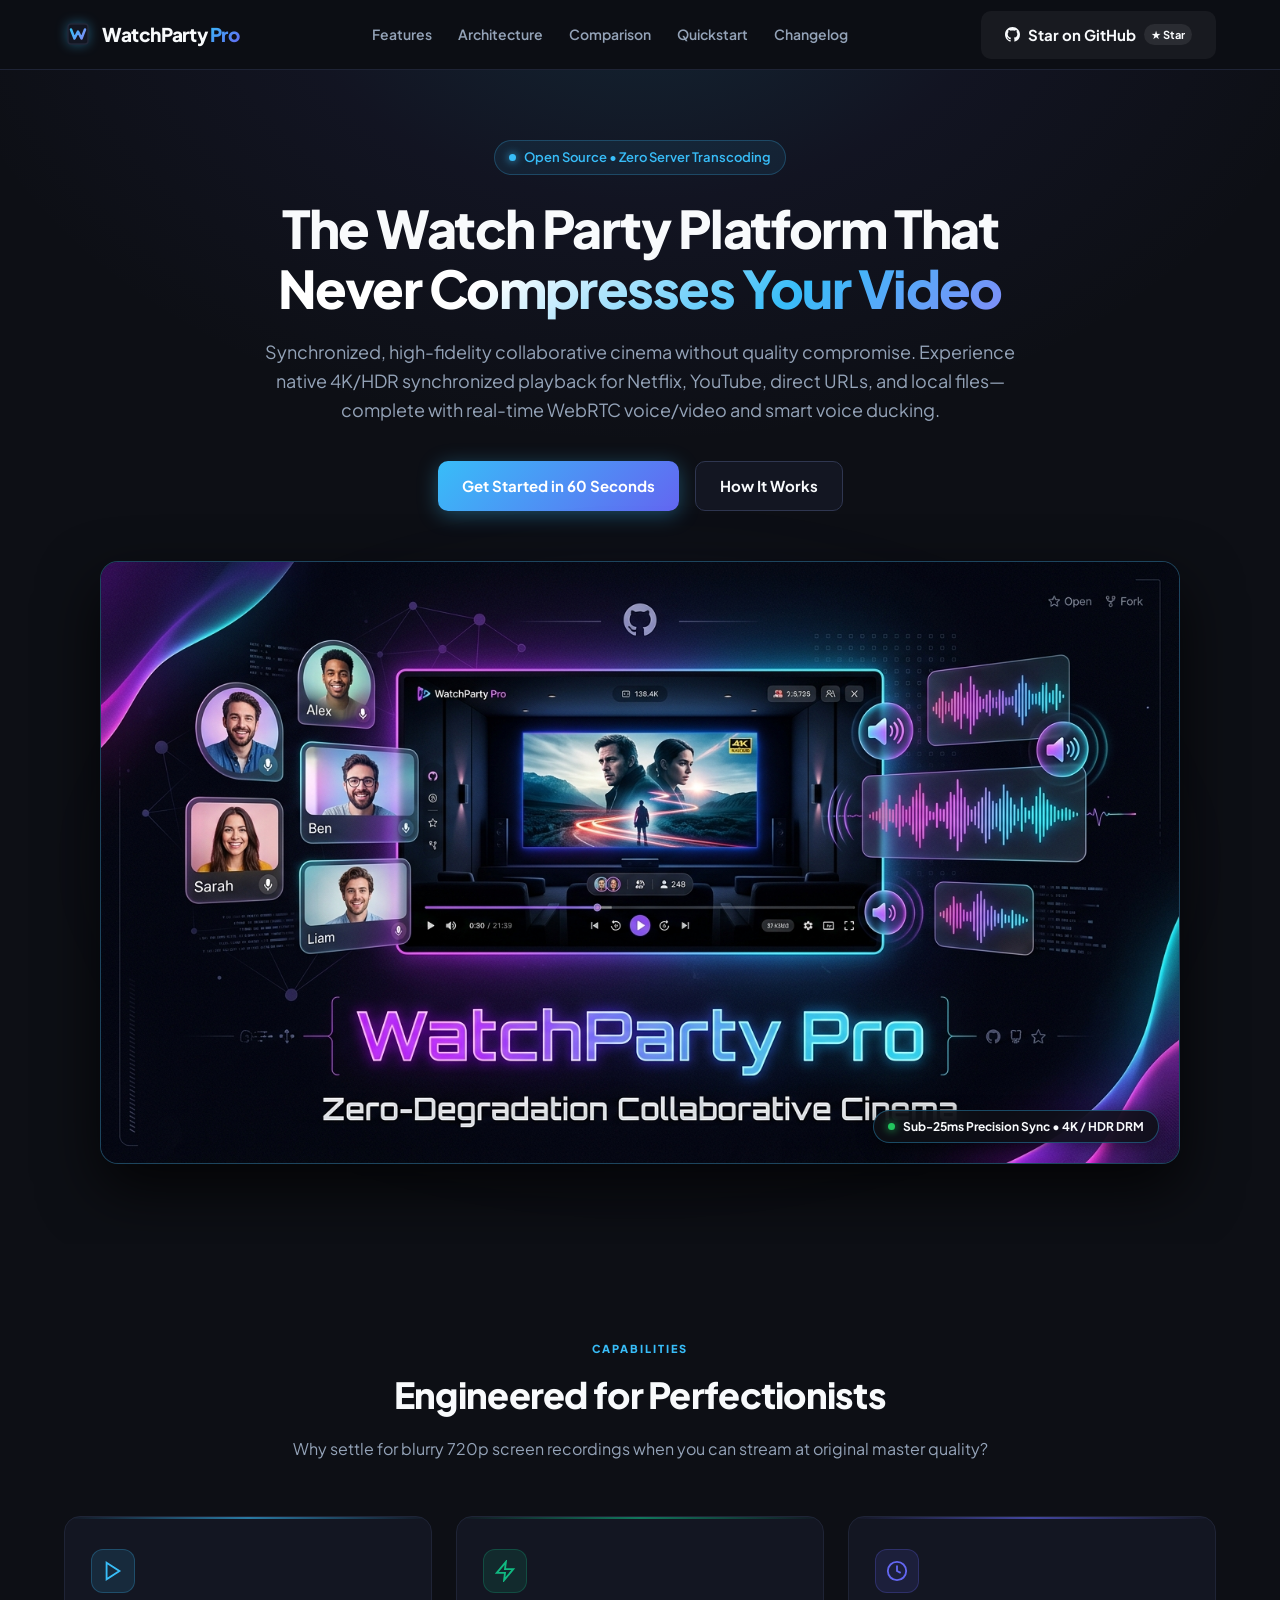
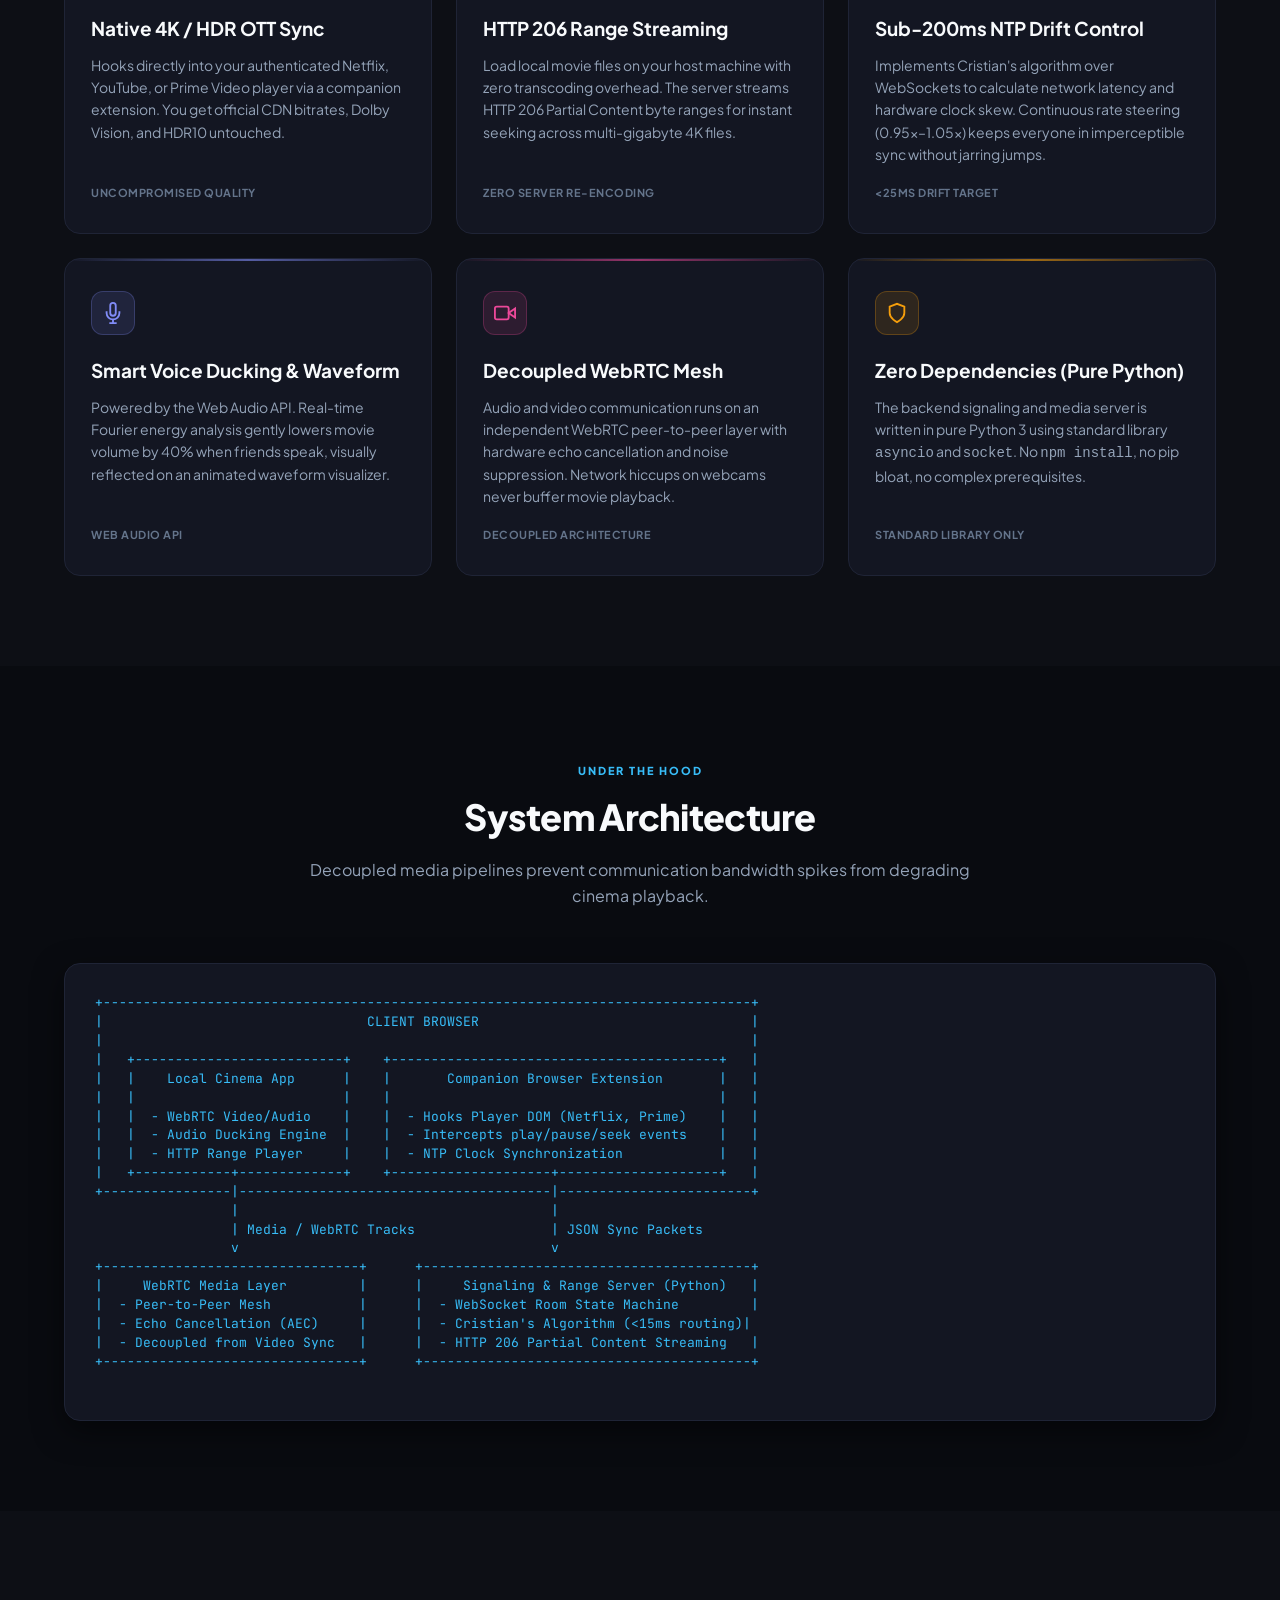
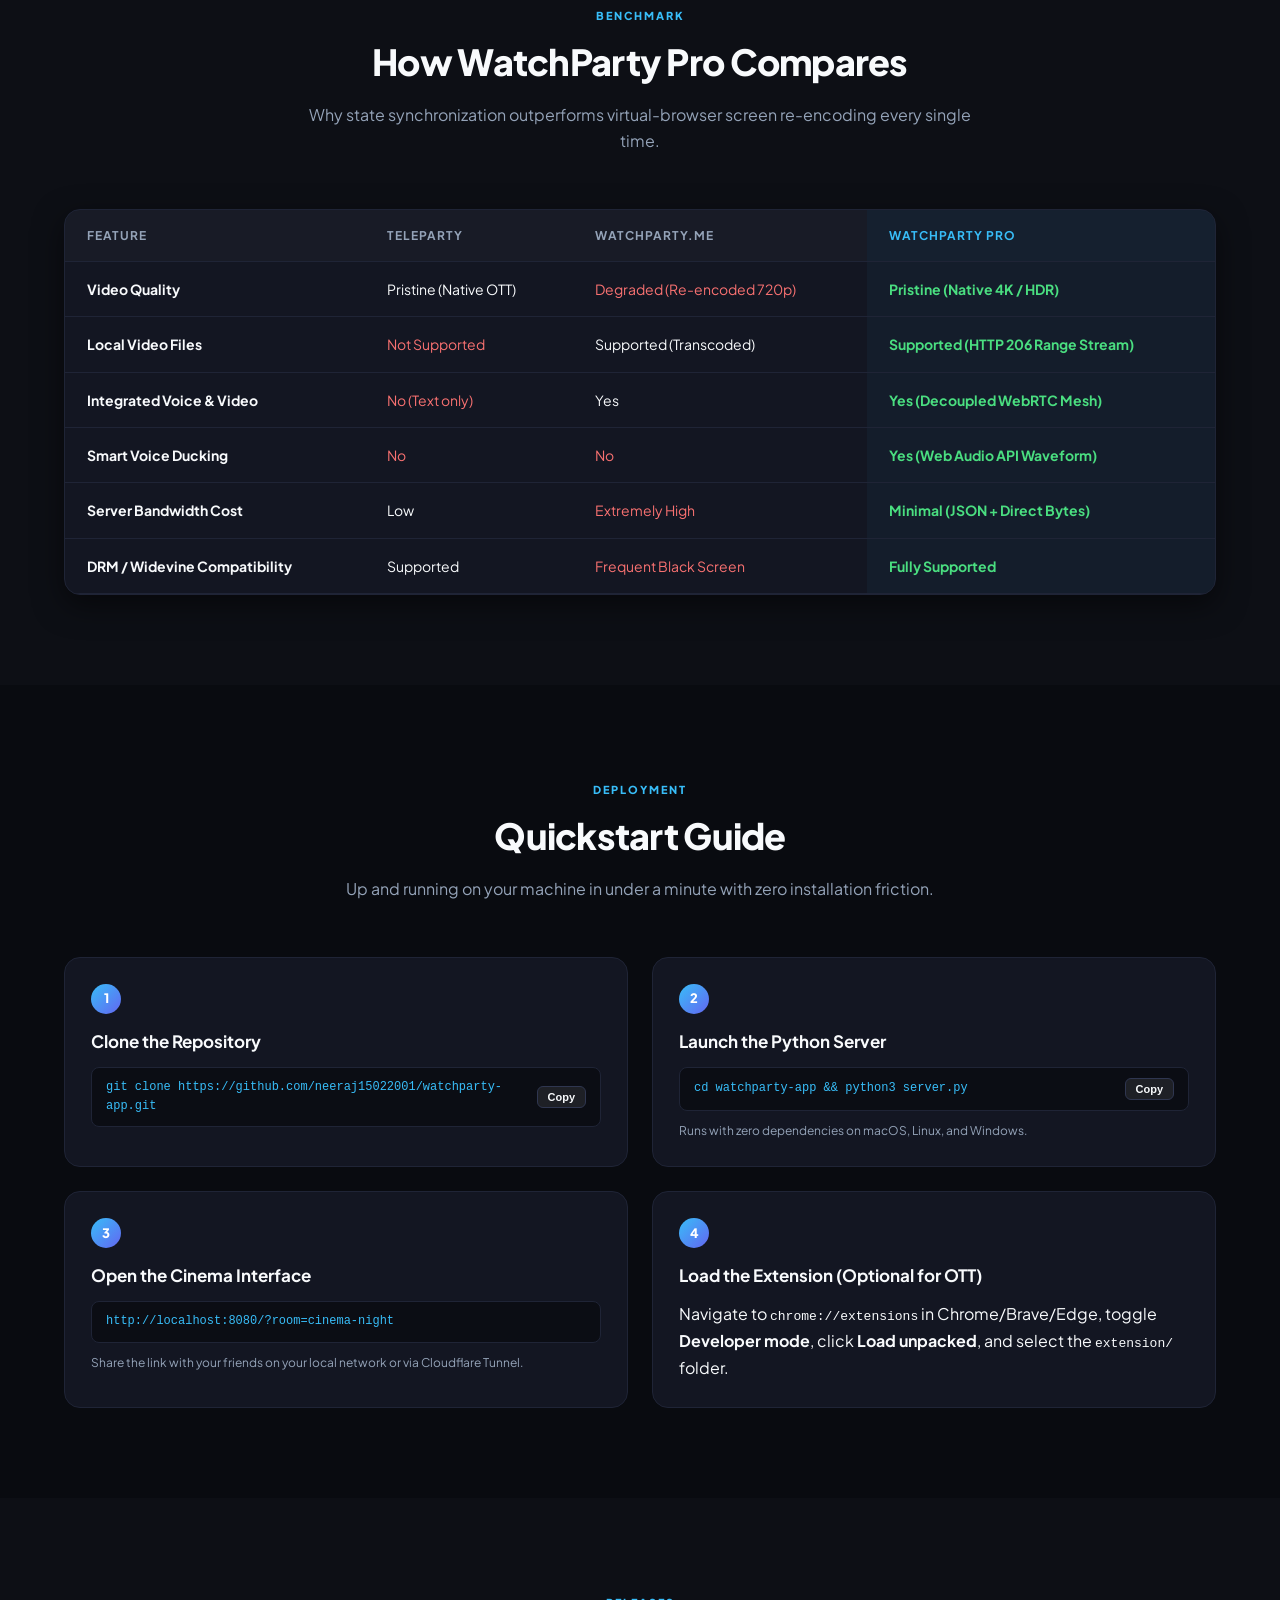
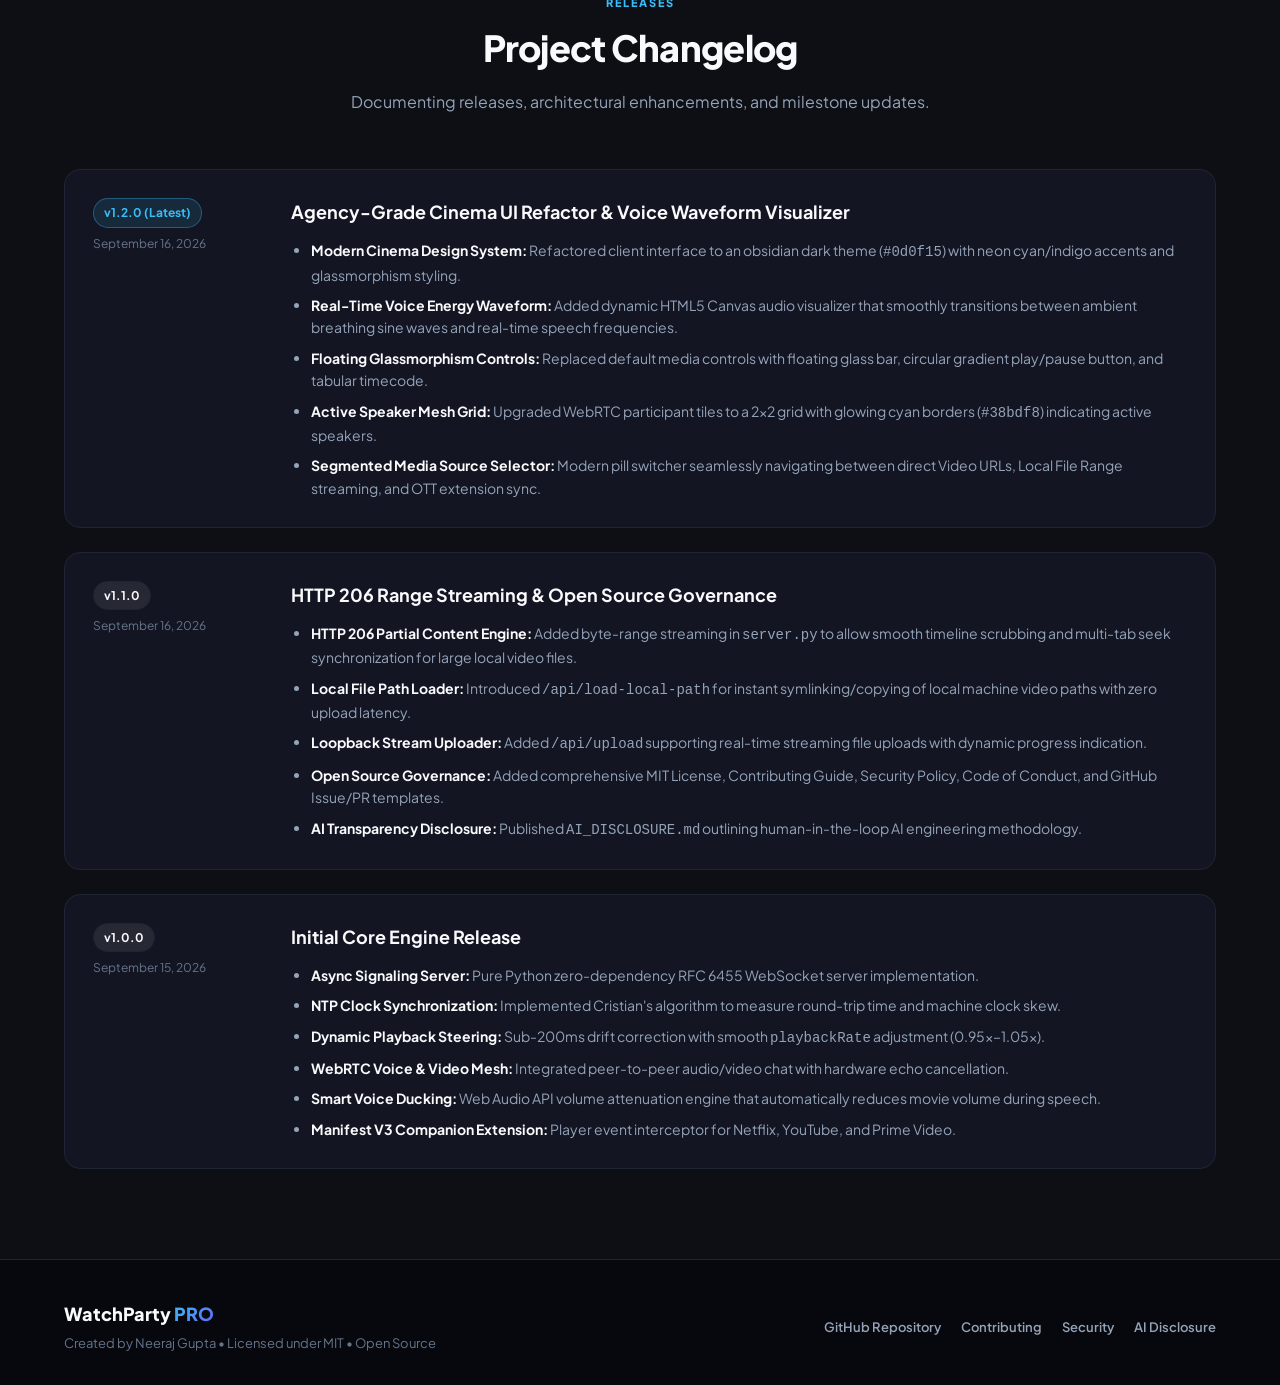
<file: docs/index.html>
<!DOCTYPE html>
<html lang="en">
<head>
  <meta charset="UTF-8" />
  <meta name="viewport" content="width=device-width, initial-scale=1.0" />
  <title>WatchParty Pro | Zero-Degradation Collaborative Cinema</title>
  <meta name="description" content="Watch movies together in native 4K/HDR with friends. Direct OTT sync, HTTP Range local file streaming, WebRTC voice/video, and smart audio ducking." />
  <link rel="stylesheet" href="style.css" />
  <link rel="preconnect" href="https://fonts.googleapis.com" />
  <link rel="preconnect" href="https://fonts.gstatic.com" crossorigin />
  <link href="https://fonts.googleapis.com/css2?family=Plus+Jakarta+Sans:wght@400;500;600;700;800&family=JetBrains+Mono:wght@400;500;600&display=swap" rel="stylesheet" />
</head>
<body>
  <!-- Sticky Glass Navigation -->
  <nav class="navbar">
    <div class="nav-container">
      <a href="#" class="nav-brand">
        <svg class="brand-icon" viewBox="0 0 28 28" fill="none" xmlns="http://www.w3.org/2000/svg">
          <path d="M4 7C4 5.34315 5.34315 4 7 4H21C22.6569 4 24 5.34315 24 7V21C24 22.6569 22.6569 24 21 24H7C5.34315 24 4 22.6569 4 21V7Z" fill="#131622" stroke="#232738" stroke-width="1.5"/>
          <path d="M7 9.5L10.5 18.5L14 11.5L17.5 18.5L21 9.5" stroke="url(#nav-logo-grad)" stroke-width="2.5" stroke-linecap="round" stroke-linejoin="round"/>
          <defs>
            <linearGradient id="nav-logo-grad" x1="7" y1="9.5" x2="21" y2="18.5" gradientUnits="userSpaceOnUse">
              <stop stop-color="#38bdf8"/>
              <stop offset="1" stop-color="#818cf8"/>
            </linearGradient>
          </defs>
        </svg>
        <span class="brand-text">WatchParty <span class="brand-gradient-pro">Pro</span></span>
      </a>

      <div class="nav-links">
        <a href="#features">Features</a>
        <a href="#architecture">Architecture</a>
        <a href="#comparison">Comparison</a>
        <a href="#quickstart">Quickstart</a>
        <a href="#changelog">Changelog</a>
      </div>

      <div class="nav-actions">
        <a href="https://github.com/neeraj15022001/watchparty-app" target="_blank" rel="noopener" class="btn btn-github">
          <svg width="15" height="15" viewBox="0 0 24 24" fill="currentColor">
            <path d="M12 0C5.37 0 0 5.37 0 12c0 5.31 3.435 9.795 8.205 11.385.6.105.825-.255.825-.57 0-.285-.015-1.23-.015-2.235-3.015.555-3.795-.735-4.035-1.41-.135-.345-.72-1.41-1.23-1.695-.42-.225-1.02-.78-.015-.795.945-.015 1.62.87 1.845 1.23 1.08 1.815 2.805 1.305 3.495.99.105-.78.42-1.305.765-1.605-2.67-.3-5.46-1.335-5.46-5.925 0-1.305.465-2.385 1.23-3.225-.12-.3-.54-1.53.12-3.18 0 0 1.005-.315 3.3 1.23.96-.27 1.98-.405 3-.405s2.04.135 3 .405c2.295-1.56 3.3-1.23 3.3-1.23.66 1.65.24 2.88.12 3.18.765.84 1.23 1.905 1.23 3.225 0 4.605-2.805 5.625-5.475 5.925.435.375.81 1.095.81 2.22 0 1.605-.015 2.895-.015 3.3 0 .315.225.69.825.57A12.02 12.02 0 0024 12c0-6.63-5.37-12-12-12z"/>
          </svg>
          <span>Star on GitHub</span>
          <span class="github-star-count">★ Star</span>
        </a>
      </div>
    </div>
  </nav>

  <!-- Hero Section -->
  <header class="hero">
    <div class="hero-container">
      <div class="hero-text-block">
        <div class="hero-badge">
          <span class="ping-dot"></span>
          <span>Open Source &bull; Zero Server Transcoding</span>
        </div>

        <h1 class="hero-title">
          The Watch Party Platform That <br/>
          <span class="gradient-headline">Never Compresses Your Video</span>
        </h1>

        <p class="hero-subtitle">
          Synchronized, high-fidelity collaborative cinema without quality compromise. Experience native 4K/HDR synchronized playback for Netflix, YouTube, direct URLs, and local files—complete with real-time WebRTC voice/video and smart voice ducking.
        </p>

        <div class="hero-actions">
          <a href="#quickstart" class="btn btn-primary btn-lg">Get Started in 60 Seconds</a>
          <a href="#architecture" class="btn btn-secondary btn-lg">How It Works</a>
        </div>
      </div>

      <!-- Hero Showcase Display (3D Cinema Mockup Card) -->
      <div class="hero-showcase-wrapper">
        <div class="showcase-glow"></div>
        <div class="showcase-card">
          <img src="banner.png" alt="WatchParty Pro Cinema UI Showcase" class="showcase-img" />
          <div class="showcase-badge-pill">
            <span class="pulse-dot"></span>
            <span>Sub-25ms Precision Sync &bull; 4K / HDR DRM</span>
          </div>
        </div>
      </div>
    </div>
  </header>

  <!-- Key Architectural Pillars -->
  <section id="features" class="section">
    <div class="container">
      <div class="section-header">
        <span class="section-eyebrow">CAPABILITIES</span>
        <h2 class="section-title">Engineered for Perfectionists</h2>
        <p class="section-desc">Why settle for blurry 720p screen recordings when you can stream at original master quality?</p>
      </div>

      <div class="feature-grid">
        <!-- Feature 1 -->
        <div class="feature-card">
          <div class="feature-card-glow cyan-glow"></div>
          <div class="feature-icon-box bg-cyan">
            <svg width="22" height="22" viewBox="0 0 24 24" fill="none" stroke="currentColor" stroke-width="2"><polygon points="5 3 19 12 5 21 5 3"></polygon></svg>
          </div>
          <h3>Native 4K / HDR OTT Sync</h3>
          <p>
            Hooks directly into your authenticated Netflix, YouTube, or Prime Video player via a companion extension. You get official CDN bitrates, Dolby Vision, and HDR10 untouched.
          </p>
          <div class="feature-tag">Uncompromised Quality</div>
        </div>

        <!-- Feature 2 -->
        <div class="feature-card">
          <div class="feature-card-glow green-glow"></div>
          <div class="feature-icon-box bg-green">
            <svg width="22" height="22" viewBox="0 0 24 24" fill="none" stroke="currentColor" stroke-width="2"><path d="M13 2L3 14h9l-1 8 10-12h-9l1-8z"></path></svg>
          </div>
          <h3>HTTP 206 Range Streaming</h3>
          <p>
            Load local movie files on your host machine with zero transcoding overhead. The server streams HTTP 206 Partial Content byte ranges for instant seeking across multi-gigabyte 4K files.
          </p>
          <div class="feature-tag">Zero Server Re-encoding</div>
        </div>

        <!-- Feature 3 -->
        <div class="feature-card">
          <div class="feature-card-glow indigo-glow"></div>
          <div class="feature-icon-box bg-indigo">
            <svg width="22" height="22" viewBox="0 0 24 24" fill="none" stroke="currentColor" stroke-width="2"><circle cx="12" cy="12" r="10"></circle><polyline points="12 6 12 12 16 14"></polyline></svg>
          </div>
          <h3>Sub-200ms NTP Drift Control</h3>
          <p>
            Implements Cristian's algorithm over WebSockets to calculate network latency and hardware clock skew. Continuous rate steering (0.95x–1.05x) keeps everyone in imperceptible sync without jarring jumps.
          </p>
          <div class="feature-tag">&lt;25ms Drift Target</div>
        </div>

        <!-- Feature 4 -->
        <div class="feature-card">
          <div class="feature-card-glow purple-glow"></div>
          <div class="feature-icon-box bg-purple">
            <svg width="22" height="22" viewBox="0 0 24 24" fill="none" stroke="currentColor" stroke-width="2"><path d="M12 1a3 3 0 0 0-3 3v8a3 3 0 0 0 6 0V4a3 3 0 0 0-3-3z"></path><path d="M19 10v2a7 7 0 0 1-14 0v-2"></path><line x1="12" y1="19" x2="12" y2="23"></line><line x1="8" y1="23" x2="16" y2="23"></line></svg>
          </div>
          <h3>Smart Voice Ducking & Waveform</h3>
          <p>
            Powered by the Web Audio API. Real-time Fourier energy analysis gently lowers movie volume by 40% when friends speak, visually reflected on an animated waveform visualizer.
          </p>
          <div class="feature-tag">Web Audio API</div>
        </div>

        <!-- Feature 5 -->
        <div class="feature-card">
          <div class="feature-card-glow pink-glow"></div>
          <div class="feature-icon-box bg-pink">
            <svg width="22" height="22" viewBox="0 0 24 24" fill="none" stroke="currentColor" stroke-width="2"><polygon points="23 7 16 12 23 17 23 7"></polygon><rect x="1" y="5" width="15" height="14" rx="2" ry="2"></rect></svg>
          </div>
          <h3>Decoupled WebRTC Mesh</h3>
          <p>
            Audio and video communication runs on an independent WebRTC peer-to-peer layer with hardware echo cancellation and noise suppression. Network hiccups on webcams never buffer movie playback.
          </p>
          <div class="feature-tag">Decoupled Architecture</div>
        </div>

        <!-- Feature 6 -->
        <div class="feature-card">
          <div class="feature-card-glow amber-glow"></div>
          <div class="feature-icon-box bg-amber">
            <svg width="22" height="22" viewBox="0 0 24 24" fill="none" stroke="currentColor" stroke-width="2"><path d="M12 22s8-4 8-10V5l-8-3-8 3v7c0 6 8 10 8 10z"></path></svg>
          </div>
          <h3>Zero Dependencies (Pure Python)</h3>
          <p>
            The backend signaling and media server is written in pure Python 3 using standard library <code>asyncio</code> and <code>socket</code>. No <code>npm install</code>, no pip bloat, no complex prerequisites.
          </p>
          <div class="feature-tag">Standard Library Only</div>
        </div>
      </div>
    </div>
  </section>

  <!-- Architecture Breakdown -->
  <section id="architecture" class="section bg-alt">
    <div class="container">
      <div class="section-header">
        <span class="section-eyebrow">UNDER THE HOOD</span>
        <h2 class="section-title">System Architecture</h2>
        <p class="section-desc">Decoupled media pipelines prevent communication bandwidth spikes from degrading cinema playback.</p>
      </div>

      <div class="architecture-box">
        <pre class="ascii-diagram">
+---------------------------------------------------------------------------------+
|                                 CLIENT BROWSER                                  |
|                                                                                 |
|   +--------------------------+    +-----------------------------------------+   |
|   |    Local Cinema App      |    |       Companion Browser Extension       |   |
|   |                          |    |                                         |   |
|   |  - WebRTC Video/Audio    |    |  - Hooks Player DOM (Netflix, Prime)    |   |
|   |  - Audio Ducking Engine  |    |  - Intercepts play/pause/seek events    |   |
|   |  - HTTP Range Player     |    |  - NTP Clock Synchronization            |   |
|   +------------+-------------+    +--------------------+--------------------+   |
+----------------|---------------------------------------|------------------------+
                 |                                       |
                 | Media / WebRTC Tracks                 | JSON Sync Packets
                 v                                       v
+--------------------------------+      +-----------------------------------------+
|     WebRTC Media Layer         |      |     Signaling & Range Server (Python)   |
|  - Peer-to-Peer Mesh           |      |  - WebSocket Room State Machine         |
|  - Echo Cancellation (AEC)     |      |  - Cristian's Algorithm (&lt;15ms routing)|
|  - Decoupled from Video Sync   |      |  - HTTP 206 Partial Content Streaming   |
+--------------------------------+      +-----------------------------------------+
        </pre>
      </div>
    </div>
  </section>

  <!-- Comparison Table -->
  <section id="comparison" class="section">
    <div class="container">
      <div class="section-header">
        <span class="section-eyebrow">BENCHMARK</span>
        <h2 class="section-title">How WatchParty Pro Compares</h2>
        <p class="section-desc">Why state synchronization outperforms virtual-browser screen re-encoding every single time.</p>
      </div>

      <div class="table-container">
        <table class="comparison-table">
          <thead>
            <tr>
              <th>Feature</th>
              <th>Teleparty</th>
              <th>watchparty.me</th>
              <th class="highlight">WatchParty Pro</th>
            </tr>
          </thead>
          <tbody>
            <tr>
              <td><strong>Video Quality</strong></td>
              <td>Pristine (Native OTT)</td>
              <td class="text-danger">Degraded (Re-encoded 720p)</td>
              <td class="highlight-cell text-success"><strong>Pristine (Native 4K / HDR)</strong></td>
            </tr>
            <tr>
              <td><strong>Local Video Files</strong></td>
              <td class="text-danger">Not Supported</td>
              <td>Supported (Transcoded)</td>
              <td class="highlight-cell text-success"><strong>Supported (HTTP 206 Range Stream)</strong></td>
            </tr>
            <tr>
              <td><strong>Integrated Voice &amp; Video</strong></td>
              <td class="text-danger">No (Text only)</td>
              <td>Yes</td>
              <td class="highlight-cell text-success"><strong>Yes (Decoupled WebRTC Mesh)</strong></td>
            </tr>
            <tr>
              <td><strong>Smart Voice Ducking</strong></td>
              <td class="text-danger">No</td>
              <td class="text-danger">No</td>
              <td class="highlight-cell text-success"><strong>Yes (Web Audio API Waveform)</strong></td>
            </tr>
            <tr>
              <td><strong>Server Bandwidth Cost</strong></td>
              <td>Low</td>
              <td class="text-danger">Extremely High</td>
              <td class="highlight-cell text-success"><strong>Minimal (JSON + Direct Bytes)</strong></td>
            </tr>
            <tr>
              <td><strong>DRM / Widevine Compatibility</strong></td>
              <td>Supported</td>
              <td class="text-danger">Frequent Black Screen</td>
              <td class="highlight-cell text-success"><strong>Fully Supported</strong></td>
            </tr>
          </tbody>
        </table>
      </div>
    </div>
  </section>

  <!-- Quickstart Guide -->
  <section id="quickstart" class="section bg-alt">
    <div class="container">
      <div class="section-header">
        <span class="section-eyebrow">DEPLOYMENT</span>
        <h2 class="section-title">Quickstart Guide</h2>
        <p class="section-desc">Up and running on your machine in under a minute with zero installation friction.</p>
      </div>

      <div class="quickstart-steps">
        <div class="step-card">
          <div class="step-number">1</div>
          <h3>Clone the Repository</h3>
          <div class="code-block">
            <code>git clone https://github.com/neeraj15022001/watchparty-app.git</code>
            <button class="copy-btn" data-code="git clone https://github.com/neeraj15022001/watchparty-app.git">Copy</button>
          </div>
        </div>

        <div class="step-card">
          <div class="step-number">2</div>
          <h3>Launch the Python Server</h3>
          <div class="code-block">
            <code>cd watchparty-app &amp;&amp; python3 server.py</code>
            <button class="copy-btn" data-code="cd watchparty-app && python3 server.py">Copy</button>
          </div>
          <p class="step-hint">Runs with zero dependencies on macOS, Linux, and Windows.</p>
        </div>

        <div class="step-card">
          <div class="step-number">3</div>
          <h3>Open the Cinema Interface</h3>
          <div class="code-block">
            <code>http://localhost:8080/?room=cinema-night</code>
          </div>
          <p class="step-hint">Share the link with your friends on your local network or via Cloudflare Tunnel.</p>
        </div>

        <div class="step-card">
          <div class="step-number">4</div>
          <h3>Load the Extension (Optional for OTT)</h3>
          <p>
            Navigate to <code>chrome://extensions</code> in Chrome/Brave/Edge, toggle <strong>Developer mode</strong>, click <strong>Load unpacked</strong>, and select the <code>extension/</code> folder.
          </p>
        </div>
      </div>
    </div>
  </section>

  <!-- Changelog Section -->
  <section id="changelog" class="section">
    <div class="container">
      <div class="section-header">
        <span class="section-eyebrow">RELEASES</span>
        <h2 class="section-title">Project Changelog</h2>
        <p class="section-desc">Documenting releases, architectural enhancements, and milestone updates.</p>
      </div>

      <div class="changelog-timeline">
        <!-- Release v1.2.0 (New) -->
        <article class="changelog-entry">
          <div class="entry-meta">
            <span class="version-badge latest">v1.2.0 (Latest)</span>
            <time datetime="2026-09-16">September 16, 2026</time>
          </div>
          <div class="entry-content">
            <h3>Agency-Grade Cinema UI Refactor &amp; Voice Waveform Visualizer</h3>
            <ul>
              <li><strong>Modern Cinema Design System:</strong> Refactored client interface to an obsidian dark theme (<code>#0d0f15</code>) with neon cyan/indigo accents and glassmorphism styling.</li>
              <li><strong>Real-Time Voice Energy Waveform:</strong> Added dynamic HTML5 Canvas audio visualizer that smoothly transitions between ambient breathing sine waves and real-time speech frequencies.</li>
              <li><strong>Floating Glassmorphism Controls:</strong> Replaced default media controls with floating glass bar, circular gradient play/pause button, and tabular timecode.</li>
              <li><strong>Active Speaker Mesh Grid:</strong> Upgraded WebRTC participant tiles to a 2x2 grid with glowing cyan borders (<code>#38bdf8</code>) indicating active speakers.</li>
              <li><strong>Segmented Media Source Selector:</strong> Modern pill switcher seamlessly navigating between direct Video URLs, Local File Range streaming, and OTT extension sync.</li>
            </ul>
          </div>
        </article>

        <!-- Release v1.1.0 -->
        <article class="changelog-entry">
          <div class="entry-meta">
            <span class="version-badge">v1.1.0</span>
            <time datetime="2026-09-16">September 16, 2026</time>
          </div>
          <div class="entry-content">
            <h3>HTTP 206 Range Streaming &amp; Open Source Governance</h3>
            <ul>
              <li><strong>HTTP 206 Partial Content Engine:</strong> Added byte-range streaming in <code>server.py</code> to allow smooth timeline scrubbing and multi-tab seek synchronization for large local video files.</li>
              <li><strong>Local File Path Loader:</strong> Introduced <code>/api/load-local-path</code> for instant symlinking/copying of local machine video paths with zero upload latency.</li>
              <li><strong>Loopback Stream Uploader:</strong> Added <code>/api/upload</code> supporting real-time streaming file uploads with dynamic progress indication.</li>
              <li><strong>Open Source Governance:</strong> Added comprehensive MIT License, Contributing Guide, Security Policy, Code of Conduct, and GitHub Issue/PR templates.</li>
              <li><strong>AI Transparency Disclosure:</strong> Published <code>AI_DISCLOSURE.md</code> outlining human-in-the-loop AI engineering methodology.</li>
            </ul>
          </div>
        </article>

        <!-- Release v1.0.0 -->
        <article class="changelog-entry">
          <div class="entry-meta">
            <span class="version-badge">v1.0.0</span>
            <time datetime="2026-09-15">September 15, 2026</time>
          </div>
          <div class="entry-content">
            <h3>Initial Core Engine Release</h3>
            <ul>
              <li><strong>Async Signaling Server:</strong> Pure Python zero-dependency RFC 6455 WebSocket server implementation.</li>
              <li><strong>NTP Clock Synchronization:</strong> Implemented Cristian's algorithm to measure round-trip time and machine clock skew.</li>
              <li><strong>Dynamic Playback Steering:</strong> Sub-200ms drift correction with smooth <code>playbackRate</code> adjustment (0.95x–1.05x).</li>
              <li><strong>WebRTC Voice &amp; Video Mesh:</strong> Integrated peer-to-peer audio/video chat with hardware echo cancellation.</li>
              <li><strong>Smart Voice Ducking:</strong> Web Audio API volume attenuation engine that automatically reduces movie volume during speech.</li>
              <li><strong>Manifest V3 Companion Extension:</strong> Player event interceptor for Netflix, YouTube, and Prime Video.</li>
            </ul>
          </div>
        </article>
      </div>
    </div>
  </section>

  <!-- Footer -->
  <footer class="footer">
    <div class="container footer-content">
      <div class="footer-left">
        <span class="brand-text">WatchParty <strong class="brand-gradient-pro">PRO</strong></span>
        <p>Created by Neeraj Gupta &bull; Licensed under MIT &bull; Open Source</p>
      </div>
      <div class="footer-right">
        <a href="https://github.com/neeraj15022001/watchparty-app" target="_blank" rel="noopener">GitHub Repository</a>
        <a href="https://github.com/neeraj15022001/watchparty-app/blob/main/CONTRIBUTING.md" target="_blank" rel="noopener">Contributing</a>
        <a href="https://github.com/neeraj15022001/watchparty-app/blob/main/SECURITY.md" target="_blank" rel="noopener">Security</a>
        <a href="https://github.com/neeraj15022001/watchparty-app/blob/main/AI_DISCLOSURE.md" target="_blank" rel="noopener">AI Disclosure</a>
      </div>
    </div>
  </footer>

  <script src="app.js"></script>
</body>
</html>
</file>
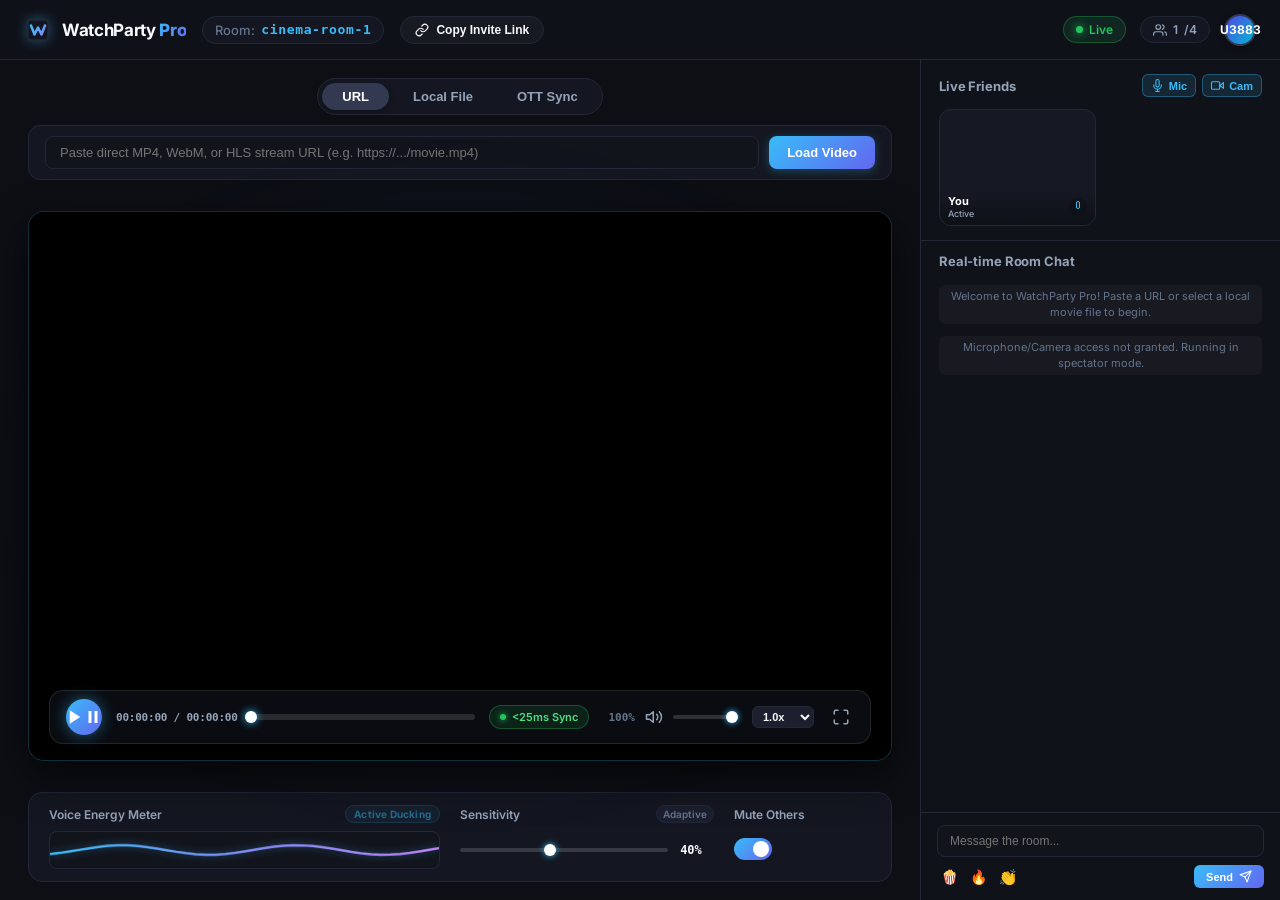
<file: public/index.html>
<!DOCTYPE html>
<html lang="en">
<head>
  <meta charset="UTF-8">
  <meta name="viewport" content="width=device-width, initial-scale=1.0">
  <title>WatchParty Pro - Synchronized Cinema & Voice</title>
  <link rel="stylesheet" href="style.css">
  <link rel="preconnect" href="https://fonts.googleapis.com">
  <link rel="preconnect" href="https://fonts.gstatic.com" crossorigin>
  <link href="https://fonts.googleapis.com/css2?family=Inter:wght@400;500;600;700;800&display=swap" rel="stylesheet">
</head>
<body>
  <div id="app" class="cinema-app-layout">
    <!-- Top Navigation Bar -->
    <header class="top-nav">
      <div class="nav-left">
        <div class="brand-logo">
          <svg class="brand-mark" viewBox="0 0 28 28" fill="none" xmlns="http://www.w3.org/2000/svg">
            <path d="M4 7C4 5.34315 5.34315 4 7 4H21C22.6569 4 24 5.34315 24 7V21C24 22.6569 22.6569 24 21 24H7C5.34315 24 4 22.6569 4 21V7Z" fill="#131622" stroke="#232738" stroke-width="1.5"/>
            <path d="M7 9.5L10.5 18.5L14 11.5L17.5 18.5L21 9.5" stroke="url(#logo-grad)" stroke-width="2.5" stroke-linecap="round" stroke-linejoin="round"/>
            <defs>
              <linearGradient id="logo-grad" x1="7" y1="9.5" x2="21" y2="18.5" gradientUnits="userSpaceOnUse">
                <stop stop-color="#38bdf8"/>
                <stop offset="1" stop-color="#818cf8"/>
              </linearGradient>
            </defs>
          </svg>
          <span class="brand-name">WatchParty <span class="brand-highlight">Pro</span></span>
        </div>

        <div class="room-pill">
          <span class="room-label">Room:</span>
          <span id="room-display" class="room-code">Connecting...</span>
        </div>

        <button id="copy-room-btn" class="btn-copy-invite" title="Copy Invite Link">
          <svg width="14" height="14" viewBox="0 0 24 24" fill="none" stroke="currentColor" stroke-width="2" stroke-linecap="round" stroke-linejoin="round">
            <path d="M10 13a5 5 0 0 0 7.54.54l3-3a5 5 0 0 0-7.07-7.07l-1.72 1.71"></path>
            <path d="M14 11a5 5 0 0 0-7.54-.54l-3 3a5 5 0 0 0 7.07 7.07l1.71-1.71"></path>
          </svg>
          <span>Copy Invite Link</span>
        </button>
      </div>

      <div class="nav-right">
        <div class="live-status-pill">
          <span class="live-dot"></span>
          <span>Live</span>
        </div>

        <div class="occupancy-pill" title="Participants in room">
          <svg width="14" height="14" viewBox="0 0 24 24" fill="none" stroke="currentColor" stroke-width="2" stroke-linecap="round" stroke-linejoin="round">
            <path d="M17 21v-2a4 4 0 0 0-4-4H5a4 4 0 0 0-4 4v2"></path>
            <circle cx="9" cy="7" r="4"></circle>
            <path d="M23 21v-2a4 4 0 0 0-3-3.87"></path>
            <path d="M16 3.13a4 4 0 0 1 0 7.75"></path>
          </svg>
          <span id="member-count">1</span>/4
        </div>

        <div class="user-avatar-btn" title="Your Profile">
          <span id="user-name-badge" class="avatar-initials">U</span>
        </div>
      </div>
    </header>

    <!-- Main App Split Body -->
    <main class="main-body">
      <!-- Left: Cinema Center Stage -->
      <section class="theater-stage">
        <!-- Segmented Source Selector -->
        <div class="source-selector-container">
          <div class="segmented-control">
            <button class="tab-btn active" data-tab="url-mode">URL</button>
            <button class="tab-btn" data-tab="file-mode">Local File</button>
            <button class="tab-btn" data-tab="ott-mode">OTT Sync</button>
          </div>

          <!-- URL Drawer -->
          <div class="source-panel tab-content" id="url-mode">
            <div class="input-action-row">
              <input type="text" id="video-url-input" class="modern-input" placeholder="Paste direct MP4, WebM, or HLS stream URL (e.g. https://.../movie.mp4)" />
              <button id="load-url-btn" class="btn-primary-action">Load Video</button>
            </div>
          </div>

          <!-- Local File Drawer -->
          <div class="source-panel tab-content hidden" id="file-mode">
            <div class="file-picker-row">
              <label class="btn-file-select">
                <svg width="15" height="15" viewBox="0 0 24 24" fill="none" stroke="currentColor" stroke-width="2"><path d="M22 19a2 2 0 0 1-2 2H4a2 2 0 0 1-2-2V5a2 2 0 0 1 2-2h5l2 3h9a2 2 0 0 1 2 2z"></path></svg>
                <span>Select File</span>
                <input type="file" id="local-file-input" accept="video/*" />
              </label>
              <span class="or-separator">OR</span>
              <input type="text" id="local-path-input" class="modern-input" placeholder="Enter absolute Mac path (e.g. /Users/.../movie.mp4)" />
              <button id="load-path-btn" class="btn-secondary-action">Load Path</button>
            </div>
            <div class="file-status-row">
              <div id="upload-progress-container" class="upload-progress hidden">
                <div class="upload-bar" id="upload-bar"></div>
                <span id="upload-percent">0%</span>
              </div>
              <span id="selected-file-name" class="hint-text">Select a video file to stream directly to all room participants in native 1080p/4K via HTTP 206 Range.</span>
            </div>
          </div>

          <!-- OTT Sync Drawer -->
          <div class="source-panel tab-content hidden" id="ott-mode">
            <div class="ott-sync-row">
              <div class="ott-chip-list">
                <span class="ott-chip">Netflix</span>
                <span class="ott-chip">YouTube</span>
                <span class="ott-chip">Prime Video</span>
                <span class="ott-chip">Disney+</span>
              </div>
              <p class="ott-tip">Install the WatchParty Pro companion extension to sync OTT platforms directly inside your native subscription account with 4K/HDR.</p>
            </div>
          </div>
        </div>

        <!-- Cinema Viewport Stage -->
        <div class="viewport-stage-wrap">
          <div class="ambient-glow"></div>
          
          <div class="player-container" id="player-container">
            <video id="main-video" playsinline preload="auto"></video>
            
            <div class="video-overlay-msg hidden" id="overlay-msg">
              <span id="overlay-text">Video Paused</span>
            </div>

            <!-- Floating Glassmorphism Player Controls Bar -->
            <div class="floating-controls-bar">
              <!-- Play / Pause Circular Glowing Button -->
              <button id="play-pause-btn" class="ctrl-circle-btn" title="Play/Pause">
                <svg id="play-icon" width="18" height="18" viewBox="0 0 24 24" fill="currentColor">
                  <polygon points="5 3 19 12 5 21 5 3"></polygon>
                </svg>
                <svg id="pause-icon" class="hidden" width="18" height="18" viewBox="0 0 24 24" fill="currentColor">
                  <rect x="6" y="4" width="4" height="16"></rect>
                  <rect x="14" y="4" width="4" height="16"></rect>
                </svg>
              </button>

              <!-- Timestamp -->
              <span id="time-display" class="time-label">00:00:00 / 00:00:00</span>

              <!-- Seek Progress Bar -->
              <div class="progress-bar-container" id="progress-container">
                <div class="progress-buffered" id="buffered-bar"></div>
                <div class="progress-current" id="current-progress">
                  <div class="progress-knob"></div>
                </div>
              </div>

              <!-- Live Drift Precision Pill -->
              <div class="sync-badge" id="sync-status" title="Sync Status and Drift">
                <span class="sync-dot"></span>
                <span id="sync-drift-label">&lt;25ms Sync</span>
              </div>

              <!-- Volume Group -->
              <div class="volume-group">
                <span id="volume-percent" class="volume-percent-label">100%</span>
                <button id="mute-btn" class="ctrl-icon-btn" title="Mute/Unmute">
                  <svg width="18" height="18" viewBox="0 0 24 24" fill="none" stroke="currentColor" stroke-width="2" stroke-linecap="round" stroke-linejoin="round">
                    <polygon points="11 5 6 9 2 9 2 15 6 15 11 19 11 5"></polygon>
                    <path d="M19.07 4.93a10 10 0 0 1 0 14.14M15.54 8.46a5 5 0 0 1 0 7.07"></path>
                  </svg>
                </button>
                <input type="range" id="volume-slider" min="0" max="1" step="0.05" value="1" class="slider" />
              </div>

              <!-- Speed Dropdown -->
              <select id="playback-rate-select" class="dropdown-speed-ctrl" title="Playback Speed">
                <option value="0.75">0.75x</option>
                <option value="1.0" selected>1.0x</option>
                <option value="1.25">1.25x</option>
                <option value="1.5">1.5x</option>
                <option value="2.0">2.0x</option>
              </select>

              <!-- Fullscreen Button -->
              <button id="fullscreen-btn" class="ctrl-icon-btn" title="Toggle Fullscreen">
                <svg width="18" height="18" viewBox="0 0 24 24" fill="none" stroke="currentColor" stroke-width="2" stroke-linecap="round" stroke-linejoin="round">
                  <path d="M8 3H5a2 2 0 0 0-2 2v3m18 0V5a2 2 0 0 0-2-2h-3m0 18h3a2 2 0 0 0 2-2v-3M3 16v3a2 2 0 0 0 2 2h3"></path>
                </svg>
              </button>
            </div>
          </div>
        </div>

        <!-- Audio Ducking Status Dashboard -->
        <div class="ducking-dashboard-card">
          <div class="ducking-col waveform-col">
            <div class="col-header">
              <span class="col-title">Voice Energy Meter</span>
              <span id="ducking-indicator" class="ducking-status-pill">Active Ducking</span>
            </div>
            <div class="waveform-canvas-wrapper">
              <canvas id="ducking-waveform" width="380" height="38"></canvas>
            </div>
          </div>

          <div class="ducking-col sensitivity-col">
            <div class="col-header">
              <span class="col-title">Sensitivity</span>
              <span class="adaptive-pill">Adaptive</span>
            </div>
            <div class="slider-val-row">
              <input type="range" id="ducking-amount" min="0.1" max="0.8" step="0.05" value="0.4" class="slider" />
              <span id="ducking-amount-label" class="slider-val-label">40%</span>
            </div>
          </div>

          <div class="ducking-col quick-actions-col">
            <div class="col-header">
              <span class="col-title">Mute Others</span>
            </div>
            <div class="quick-toggles-row">
              <label class="switch-toggle" title="Toggle Audio Attenuation">
                <input type="checkbox" id="ducking-enable-toggle" checked />
                <span class="toggle-slider"></span>
              </label>
            </div>
          </div>
        </div>
      </section>

      <!-- Right: Social Sidebar (Video Mesh & Room Chat) -->
      <aside class="social-sidebar">
        <!-- Live Friends Video Grid Section -->
        <div class="social-video-section">
          <div class="section-title-row">
            <h3 class="section-title">Live Friends</h3>
            <div class="av-quick-controls">
              <button id="toggle-mic-btn" class="av-btn active" title="Toggle Microphone">
                <svg width="13" height="13" viewBox="0 0 24 24" fill="none" stroke="currentColor" stroke-width="2"><path d="M12 1a3 3 0 0 0-3 3v8a3 3 0 0 0 6 0V4a3 3 0 0 0-3-3z"></path><path d="M19 10v2a7 7 0 0 1-14 0v-2"></path><line x1="12" y1="19" x2="12" y2="23"></line><line x1="8" y1="23" x2="16" y2="23"></line></svg>
                <span>Mic</span>
              </button>
              <button id="toggle-cam-btn" class="av-btn active" title="Toggle Camera">
                <svg width="13" height="13" viewBox="0 0 24 24" fill="none" stroke="currentColor" stroke-width="2"><path d="M23 7l-7 5 7 5V7z"></path><rect x="1" y="5" width="15" height="14" rx="2" ry="2"></rect></svg>
                <span>Cam</span>
              </button>
            </div>
          </div>

          <!-- 2x2 Video Tiles Grid -->
          <div class="video-grid-2x2" id="video-grid">
            <!-- Local User Stream Card -->
            <div class="video-card local-card" id="local-video-card">
              <video id="local-video" autoplay muted playsinline></video>
              <div class="video-card-meta">
                <div class="user-info">
                  <span class="meta-name">You</span>
                  <span class="meta-status">Active</span>
                </div>
                <div class="meta-mic-icon active" title="Mic Active">
                  <svg width="12" height="12" viewBox="0 0 24 24" fill="none" stroke="currentColor" stroke-width="2"><path d="M12 1a3 3 0 0 0-3 3v8a3 3 0 0 0 6 0V4a3 3 0 0 0-3-3z"></path></svg>
                </div>
              </div>
              <div class="speaking-meter" id="local-meter"></div>
            </div>
            <!-- Remote participant cards dynamically injected here -->
          </div>
        </div>

        <!-- Real-Time Room Chat Section -->
        <div class="social-chat-section">
          <div class="chat-section-header">
            <h3 class="section-title">Real-time Room Chat</h3>
          </div>

          <div class="chat-feed" id="chat-feed">
            <div class="chat-system-entry">
              <span>Welcome to WatchParty Pro! Paste a URL or select a local movie file to begin.</span>
            </div>
          </div>

          <!-- Chat Input Area -->
          <form id="chat-form" class="chat-form-area">
            <input type="text" id="chat-input" class="chat-text-input" placeholder="Message the room..." autocomplete="off" />
            <div class="chat-actions-row">
              <div class="emoji-shortcuts">
                <button type="button" class="emoji-btn" data-emoji="🍿">🍿</button>
                <button type="button" class="emoji-btn" data-emoji="🔥">🔥</button>
                <button type="button" class="emoji-btn" data-emoji="👏">👏</button>
              </div>
              <button type="submit" class="btn-chat-send" title="Send Message">
                <span>Send</span>
                <svg width="13" height="13" viewBox="0 0 24 24" fill="none" stroke="currentColor" stroke-width="2" stroke-linecap="round" stroke-linejoin="round">
                  <line x1="22" y1="2" x2="11" y2="13"></line>
                  <polygon points="22 2 15 22 11 13 2 9 22 2"></polygon>
                </svg>
              </button>
            </div>
          </form>
        </div>
      </aside>
    </main>
  </div>

  <script src="app.js"></script>
</body>
</html>
</file>
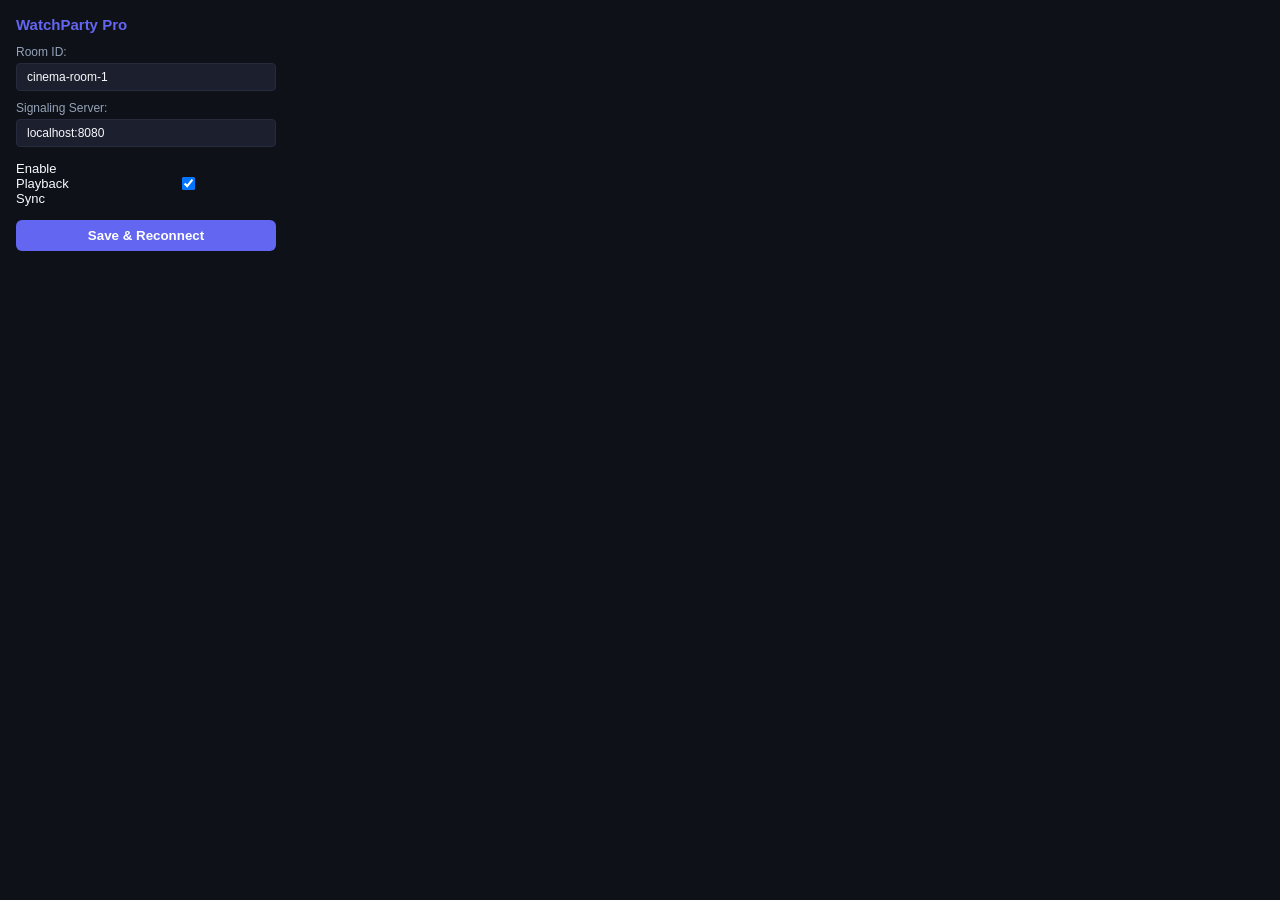
<file: extension/popup.html>
<!DOCTYPE html>
<html>
<head>
  <meta charset="UTF-8">
  <style>
    body {
      width: 260px;
      font-family: -apple-system, BlinkMacSystemFont, 'Segoe UI', Roboto, sans-serif;
      background: #0f1119;
      color: #f8fafc;
      padding: 16px;
      margin: 0;
    }
    h3 {
      margin: 0 0 12px;
      font-size: 15px;
      color: #6366f1;
    }
    label {
      font-size: 12px;
      color: #94a3b8;
      display: block;
      margin-top: 10px;
      margin-bottom: 4px;
    }
    input {
      width: 100%;
      box-sizing: border-box;
      background: #1c1f2e;
      border: 1px solid #272a3d;
      color: #f8fafc;
      padding: 6px 10px;
      border-radius: 4px;
      font-size: 12px;
    }
    .toggle-row {
      display: flex;
      justify-content: space-between;
      align-items: center;
      margin-top: 14px;
      font-size: 13px;
    }
    button {
      width: 100%;
      margin-top: 14px;
      background: #6366f1;
      border: none;
      color: white;
      padding: 8px;
      border-radius: 6px;
      font-weight: 600;
      cursor: pointer;
    }
    button:hover {
      background: #4f46e5;
    }
    .status {
      margin-top: 10px;
      font-size: 11px;
      color: #10b981;
      text-align: center;
    }
  </style>
</head>
<body>
  <h3>WatchParty Pro</h3>
  <label for="room-id">Room ID:</label>
  <input type="text" id="room-id" value="cinema-room-1" />

  <label for="server-host">Signaling Server:</label>
  <input type="text" id="server-host" value="localhost:8080" />

  <div class="toggle-row">
    <span>Enable Playback Sync</span>
    <input type="checkbox" id="sync-enabled" checked />
  </div>

  <button id="save-btn">Save & Reconnect</button>
  <div class="status" id="status-msg"></div>

  <script src="popup.js"></script>
</body>
</html>
</file>
<file: docs/style.css>
/* ==========================================================================
   WatchParty Pro - Official Landing Page Design System
   Matches Approved UI Concept (Obsidian Dark / Cyber Cyan / Vibrant Indigo)
   ========================================================================== */

:root {
  /* Surface Tokens */
  --bg-dark: #0d0f15;
  --bg-surface: #10131e;
  --bg-card: #131622;
  --bg-card-hover: #171b2b;
  --bg-alt: #090b10;
  --bg-input: #0b0d14;

  /* Accent Tokens */
  --accent-cyan: #38bdf8;
  --accent-indigo: #6366f1;
  --accent-purple: #818cf8;
  --accent-pink: #ec4899;
  --accent-amber: #f59e0b;
  --accent-green: #10b981;
  --accent-gradient: linear-gradient(135deg, #38bdf8, #6366f1);
  --accent-gradient-text: linear-gradient(135deg, #ffffff 40%, #93c5fd 80%, #6366f1 100%);

  /* Border & Line Tokens */
  --border-color: #1f2436;
  --border-highlight: #2f3650;
  --border-cyan-glow: rgba(56, 189, 248, 0.4);

  /* Typography */
  --text-main: #f8fafc;
  --text-muted: #94a3b8;
  --text-sub: #64748b;
  --font-main: 'Plus Jakarta Sans', -apple-system, BlinkMacSystemFont, sans-serif;
  --font-mono: 'JetBrains Mono', ui-monospace, Menlo, Monaco, Consolas, monospace;

  /* Shadows */
  --shadow-card: 0 10px 30px rgba(0, 0, 0, 0.5);
  --shadow-glow: 0 0 35px rgba(56, 189, 248, 0.25);
  --shadow-indigo-glow: 0 0 35px rgba(99, 102, 241, 0.25);
}

/* Reset & Base */
*, *::before, *::after {
  box-sizing: border-box;
  margin: 0;
  padding: 0;
}

html {
  scroll-behavior: smooth;
}

body {
  font-family: var(--font-main);
  background-color: var(--bg-dark);
  color: var(--text-main);
  line-height: 1.6;
  overflow-x: hidden;
  -webkit-font-smoothing: antialiased;
}

a {
  color: inherit;
  text-decoration: none;
}

.container {
  max-width: 1200px;
  margin: 0 auto;
  padding: 0 24px;
}

/* ==========================================================================
   1. Navigation Bar
   ========================================================================== */
.navbar {
  position: sticky;
  top: 0;
  z-index: 1000;
  background: rgba(13, 15, 21, 0.88);
  backdrop-filter: blur(16px);
  border-bottom: 1px solid var(--border-color);
  height: 70px;
  display: flex;
  align-items: center;
}

.nav-container {
  max-width: 1200px;
  width: 100%;
  margin: 0 auto;
  padding: 0 24px;
  display: flex;
  justify-content: space-between;
  align-items: center;
}

.nav-brand {
  display: flex;
  align-items: center;
  gap: 10px;
  font-size: 19px;
  font-weight: 800;
  letter-spacing: -0.02em;
}

.brand-icon {
  width: 28px;
  height: 28px;
  filter: drop-shadow(0 0 6px rgba(56, 189, 248, 0.4));
}

.brand-gradient-pro {
  background: var(--accent-gradient);
  -webkit-background-clip: text;
  -webkit-text-fill-color: transparent;
  font-weight: 900;
}

.nav-links {
  display: flex;
  align-items: center;
  gap: 26px;
  font-size: 14px;
  font-weight: 600;
  color: var(--text-muted);
}

.nav-links a {
  transition: color 0.2s ease;
}

.nav-links a:hover {
  color: var(--text-main);
}

.nav-actions {
  display: flex;
  align-items: center;
}

.btn-github {
  background-color: rgba(255, 255, 255, 0.05);
  border: 1px solid var(--border-color);
  color: var(--text-main);
  padding: 7px 14px;
  border-radius: 20px;
  font-size: 13px;
  font-weight: 600;
  display: inline-flex;
  align-items: center;
  gap: 8px;
  transition: all 0.2s ease;
}

.btn-github:hover {
  background-color: rgba(56, 189, 248, 0.1);
  border-color: var(--accent-cyan);
  color: var(--accent-cyan);
  box-shadow: 0 0 12px rgba(56, 189, 248, 0.25);
}

.github-star-count {
  background-color: rgba(255, 255, 255, 0.08);
  padding: 2px 7px;
  border-radius: 12px;
  font-size: 11px;
  font-weight: 700;
  color: #f8fafc;
}

/* ==========================================================================
   2. Hero Section
   ========================================================================== */
.hero {
  position: relative;
  padding: 70px 0 80px 0;
  background: radial-gradient(ellipse 80% 60% at 50% -10%, rgba(56, 189, 248, 0.14), rgba(99, 102, 241, 0.06), transparent 70%);
  overflow: hidden;
}

.hero-container {
  max-width: 1200px;
  margin: 0 auto;
  padding: 0 24px;
  display: flex;
  flex-direction: column;
  align-items: center;
  text-align: center;
}

.hero-text-block {
  max-width: 860px;
}

.hero-badge {
  display: inline-flex;
  align-items: center;
  gap: 8px;
  background-color: rgba(56, 189, 248, 0.08);
  border: 1px solid rgba(56, 189, 248, 0.25);
  color: var(--accent-cyan);
  padding: 6px 14px;
  border-radius: 20px;
  font-size: 13px;
  font-weight: 600;
  margin-bottom: 24px;
}

.ping-dot {
  width: 7px;
  height: 7px;
  border-radius: 50%;
  background-color: var(--accent-cyan);
  box-shadow: 0 0 8px var(--accent-cyan);
}

.hero-title {
  font-size: 52px;
  font-weight: 800;
  line-height: 1.15;
  letter-spacing: -0.03em;
  margin-bottom: 20px;
}

.gradient-headline {
  background: linear-gradient(135deg, #ffffff 30%, #38bdf8 70%, #818cf8 100%);
  -webkit-background-clip: text;
  -webkit-text-fill-color: transparent;
}

.hero-subtitle {
  font-size: 18px;
  color: var(--text-muted);
  line-height: 1.6;
  max-width: 760px;
  margin: 0 auto 36px auto;
}

.hero-actions {
  display: flex;
  justify-content: center;
  gap: 16px;
  margin-bottom: 50px;
}

.btn {
  display: inline-flex;
  align-items: center;
  justify-content: center;
  gap: 8px;
  padding: 12px 24px;
  border-radius: 10px;
  font-size: 15px;
  font-weight: 700;
  cursor: pointer;
  transition: all 0.25s ease;
  border: none;
}

.btn-primary {
  background: var(--accent-gradient);
  color: #ffffff;
  box-shadow: 0 4px 20px rgba(56, 189, 248, 0.35);
}

.btn-primary:hover {
  transform: translateY(-2px);
  filter: brightness(1.12);
  box-shadow: 0 8px 28px rgba(56, 189, 248, 0.5);
}

.btn-secondary {
  background-color: var(--bg-card);
  border: 1px solid var(--border-highlight);
  color: var(--text-main);
}

.btn-secondary:hover {
  transform: translateY(-2px);
  background-color: var(--bg-card-hover);
  border-color: var(--accent-cyan);
  color: var(--accent-cyan);
}

/* Hero Showcase Card */
.hero-showcase-wrapper {
  position: relative;
  width: 100%;
  max-width: 1080px;
  margin: 0 auto;
}

.showcase-glow {
  position: absolute;
  inset: -15px;
  background: radial-gradient(ellipse at center, rgba(56, 189, 248, 0.22), rgba(99, 102, 241, 0.14), transparent 70%);
  filter: blur(40px);
  z-index: 1;
  pointer-events: none;
}

.showcase-card {
  position: relative;
  z-index: 2;
  background-color: var(--bg-card);
  border: 1px solid rgba(56, 189, 248, 0.28);
  border-radius: 18px;
  overflow: hidden;
  box-shadow: 0 25px 60px rgba(0, 0, 0, 0.75);
}

.showcase-img {
  width: 100%;
  height: auto;
  display: block;
}

.showcase-badge-pill {
  position: absolute;
  bottom: 20px;
  right: 20px;
  background: rgba(13, 15, 21, 0.88);
  backdrop-filter: blur(12px);
  border: 1px solid rgba(56, 189, 248, 0.35);
  border-radius: 20px;
  padding: 6px 14px;
  display: flex;
  align-items: center;
  gap: 8px;
  font-size: 12px;
  font-weight: 700;
  color: var(--text-main);
  box-shadow: 0 4px 16px rgba(0, 0, 0, 0.5);
}

.pulse-dot {
  width: 7px;
  height: 7px;
  border-radius: 50%;
  background-color: #22c55e;
  box-shadow: 0 0 8px #22c55e;
}

/* ==========================================================================
   3. Features Grid Section
   ========================================================================== */
.section {
  padding: 90px 0;
  position: relative;
}

.section.bg-alt {
  background-color: var(--bg-alt);
}

.section-header {
  text-align: center;
  max-width: 700px;
  margin: 0 auto 55px auto;
}

.section-eyebrow {
  display: inline-block;
  font-size: 11px;
  font-weight: 800;
  letter-spacing: 2px;
  color: var(--accent-cyan);
  text-transform: uppercase;
  margin-bottom: 8px;
}

.section-title {
  font-size: 36px;
  font-weight: 800;
  letter-spacing: -0.02em;
  margin-bottom: 12px;
}

.section-desc {
  font-size: 16px;
  color: var(--text-muted);
}

.feature-grid {
  display: grid;
  grid-template-columns: repeat(3, 1fr);
  gap: 24px;
}

.feature-card {
  position: relative;
  background-color: var(--bg-card);
  border: 1px solid var(--border-color);
  border-radius: 16px;
  padding: 32px 26px;
  transition: all 0.3s ease;
  overflow: hidden;
  display: flex;
  flex-direction: column;
}

.feature-card:hover {
  transform: translateY(-4px);
  border-color: var(--border-highlight);
  box-shadow: var(--shadow-card);
}

.feature-card-glow {
  position: absolute;
  top: 0;
  left: 0;
  right: 0;
  height: 2px;
  opacity: 0.6;
  transition: opacity 0.3s;
}

.feature-card:hover .feature-card-glow {
  opacity: 1;
}

.cyan-glow { background: linear-gradient(90deg, transparent, var(--accent-cyan), transparent); }
.green-glow { background: linear-gradient(90deg, transparent, var(--accent-green), transparent); }
.indigo-glow { background: linear-gradient(90deg, transparent, var(--accent-indigo), transparent); }
.purple-glow { background: linear-gradient(90deg, transparent, var(--accent-purple), transparent); }
.pink-glow { background: linear-gradient(90deg, transparent, var(--accent-pink), transparent); }
.amber-glow { background: linear-gradient(90deg, transparent, var(--accent-amber), transparent); }

.feature-icon-box {
  width: 44px;
  height: 44px;
  border-radius: 12px;
  display: flex;
  align-items: center;
  justify-content: center;
  margin-bottom: 20px;
}

.bg-cyan { background: rgba(56, 189, 248, 0.12); color: var(--accent-cyan); border: 1px solid rgba(56, 189, 248, 0.25); }
.bg-green { background: rgba(16, 185, 129, 0.12); color: var(--accent-green); border: 1px solid rgba(16, 185, 129, 0.25); }
.bg-indigo { background: rgba(99, 102, 241, 0.12); color: var(--accent-indigo); border: 1px solid rgba(99, 102, 241, 0.25); }
.bg-purple { background: rgba(129, 140, 248, 0.12); color: var(--accent-purple); border: 1px solid rgba(129, 140, 248, 0.25); }
.bg-pink { background: rgba(236, 72, 153, 0.12); color: var(--accent-pink); border: 1px solid rgba(236, 72, 153, 0.25); }
.bg-amber { background: rgba(245, 158, 11, 0.12); color: var(--accent-amber); border: 1px solid rgba(245, 158, 11, 0.25); }

.feature-card h3 {
  font-size: 19px;
  font-weight: 700;
  margin-bottom: 10px;
  color: var(--text-main);
}

.feature-card p {
  font-size: 14px;
  color: var(--text-muted);
  line-height: 1.6;
  flex: 1;
  margin-bottom: 18px;
}

.feature-tag {
  font-size: 11px;
  font-weight: 700;
  letter-spacing: 0.5px;
  color: var(--text-sub);
  text-transform: uppercase;
}

/* ==========================================================================
   4. Architecture & Technical Section
   ========================================================================== */
.architecture-box {
  background-color: var(--bg-card);
  border: 1px solid var(--border-color);
  border-radius: 16px;
  padding: 30px;
  overflow-x: auto;
  box-shadow: var(--shadow-card);
}

.ascii-diagram {
  font-family: var(--font-mono);
  font-size: 13px;
  line-height: 1.45;
  color: #38bdf8;
}

/* ==========================================================================
   5. Comparison Matrix
   ========================================================================== */
.table-container {
  background-color: var(--bg-card);
  border: 1px solid var(--border-color);
  border-radius: 16px;
  overflow: hidden;
  box-shadow: var(--shadow-card);
}

.comparison-table {
  width: 100%;
  border-collapse: collapse;
  text-align: left;
}

.comparison-table th, 
.comparison-table td {
  padding: 16px 22px;
  border-bottom: 1px solid var(--border-color);
  font-size: 14px;
}

.comparison-table th {
  background-color: rgba(255, 255, 255, 0.02);
  color: var(--text-muted);
  font-weight: 700;
  font-size: 12px;
  text-transform: uppercase;
  letter-spacing: 1px;
}

.comparison-table th.highlight {
  color: var(--accent-cyan);
  background-color: rgba(56, 189, 248, 0.06);
}

.highlight-cell {
  background-color: rgba(56, 189, 248, 0.04);
}

.text-success { color: #4ade80; }
.text-danger { color: #f87171; }

/* ==========================================================================
   6. Quickstart Guide
   ========================================================================== */
.quickstart-steps {
  display: grid;
  grid-template-columns: repeat(2, 1fr);
  gap: 24px;
}

.step-card {
  position: relative;
  background-color: var(--bg-card);
  border: 1px solid var(--border-color);
  border-radius: 16px;
  padding: 26px;
}

.step-number {
  width: 30px;
  height: 30px;
  border-radius: 50%;
  background: var(--accent-gradient);
  color: white;
  font-size: 13px;
  font-weight: 800;
  display: flex;
  align-items: center;
  justify-content: center;
  margin-bottom: 14px;
}

.step-card h3 {
  font-size: 17px;
  font-weight: 700;
  margin-bottom: 12px;
}

.code-block {
  display: flex;
  align-items: center;
  justify-content: space-between;
  background-color: var(--bg-input);
  border: 1px solid var(--border-color);
  border-radius: 8px;
  padding: 10px 14px;
  font-family: var(--font-mono);
  font-size: 12px;
  color: var(--accent-cyan);
  overflow-x: auto;
  gap: 10px;
}

.copy-btn {
  background-color: rgba(255, 255, 255, 0.08);
  border: 1px solid var(--border-highlight);
  color: var(--text-main);
  padding: 4px 10px;
  border-radius: 6px;
  font-size: 11px;
  font-weight: 600;
  cursor: pointer;
  transition: all 0.2s;
  flex-shrink: 0;
}

.copy-btn:hover {
  background-color: var(--accent-cyan);
  color: #000;
}

.step-hint {
  font-size: 12px;
  color: var(--text-muted);
  margin-top: 10px;
}

/* ==========================================================================
   7. Changelog Timeline
   ========================================================================== */
.changelog-timeline {
  display: flex;
  flex-direction: column;
  gap: 24px;
}

.changelog-entry {
  background-color: var(--bg-card);
  border: 1px solid var(--border-color);
  border-radius: 16px;
  padding: 28px;
  display: flex;
  gap: 28px;
}

.entry-meta {
  width: 170px;
  flex-shrink: 0;
  display: flex;
  flex-direction: column;
  gap: 6px;
}

.version-badge {
  display: inline-block;
  background-color: rgba(255, 255, 255, 0.08);
  border: 1px solid var(--border-color);
  padding: 4px 10px;
  border-radius: 20px;
  font-size: 12px;
  font-weight: 700;
  width: fit-content;
}

.version-badge.latest {
  background: rgba(56, 189, 248, 0.12);
  border-color: rgba(56, 189, 248, 0.35);
  color: var(--accent-cyan);
}

.entry-meta time {
  font-size: 12px;
  color: var(--text-sub);
}

.entry-content {
  flex: 1;
}

.entry-content h3 {
  font-size: 18px;
  font-weight: 700;
  margin-bottom: 12px;
}

.entry-content ul {
  padding-left: 20px;
  display: flex;
  flex-direction: column;
  gap: 8px;
  font-size: 14px;
  color: var(--text-muted);
}

.entry-content li strong {
  color: var(--text-main);
}

/* ==========================================================================
   8. Footer
   ========================================================================== */
.footer {
  border-top: 1px solid var(--border-color);
  background-color: #07080d;
  padding: 40px 0;
}

.footer-content {
  display: flex;
  justify-content: space-between;
  align-items: center;
}

.footer-left .brand-text {
  font-size: 18px;
  font-weight: 800;
}

.footer-left p {
  font-size: 13px;
  color: var(--text-sub);
  margin-top: 4px;
}

.footer-right {
  display: flex;
  gap: 20px;
  font-size: 13px;
  font-weight: 600;
  color: var(--text-muted);
}

.footer-right a:hover {
  color: var(--accent-cyan);
}

/* Responsive */
@media (max-width: 968px) {
  .hero-title { font-size: 38px; }
  .feature-grid { grid-template-columns: repeat(2, 1fr); }
  .quickstart-steps { grid-template-columns: 1fr; }
  .changelog-entry { flex-direction: column; gap: 12px; }
  .entry-meta { width: auto; }
}

@media (max-width: 640px) {
  .hero-title { font-size: 30px; }
  .feature-grid { grid-template-columns: 1fr; }
  .hero-actions { flex-direction: column; }
  .nav-links { display: none; }
  .footer-content { flex-direction: column; gap: 16px; text-align: center; }
}
</file>
<file: public/style.css>
/* ==========================================================================
   WatchParty Pro - Agency-Grade Cinema & Spatial Voice Design System
   Matches Approved UI Mockup (Dark Obsidian / Cyber Cyan / Indigo / Glassmorphic)
   ========================================================================== */

:root {
  /* Color Tokens */
  --bg-app: #0d0f15;
  --bg-sidebar: #10121a;
  --bg-surface: #141721;
  --bg-surface-elevated: #1b1f2e;
  --bg-surface-card: #161924;
  --bg-input: #12141c;
  
  --border-subtle: #232738;
  --border-highlight: #333950;
  --border-focus: #38bdf8;

  --accent-cyan: #38bdf8;
  --accent-indigo: #6366f1;
  --accent-purple: #818cf8;
  --accent-gradient: linear-gradient(135deg, #38bdf8, #6366f1);
  --accent-glow: 0 0 16px rgba(56, 189, 248, 0.45);

  --text-primary: #f8fafc;
  --text-secondary: #94a3b8;
  --text-muted: #64748b;

  --status-success: #22c55e;
  --status-ducking: #38bdf8;
  --status-warning: #f59e0b;
  --status-danger: #ef4444;

  /* Typography */
  --font-main: 'Inter', -apple-system, BlinkMacSystemFont, 'Segoe UI', Roboto, sans-serif;
  --font-mono: ui-monospace, SFMono-Regular, Menlo, Monaco, Consolas, monospace;

  /* Elevation & Shadows */
  --shadow-sm: 0 2px 8px rgba(0, 0, 0, 0.3);
  --shadow-md: 0 8px 24px rgba(0, 0, 0, 0.45);
  --shadow-lg: 0 16px 40px rgba(0, 0, 0, 0.65);
  --glass-backdrop: blur(16px);
}

/* Reset & Box Sizing */
*, *::before, *::after {
  box-sizing: border-box;
  margin: 0;
  padding: 0;
}

body {
  font-family: var(--font-main);
  background-color: var(--bg-app);
  color: var(--text-primary);
  height: 100vh;
  width: 100vw;
  overflow: hidden;
  -webkit-font-smoothing: antialiased;
  -moz-osx-font-smoothing: grayscale;
}

.cinema-app-layout {
  display: flex;
  flex-direction: column;
  height: 100vh;
  width: 100vw;
  overflow: hidden;
}

/* ==========================================================================
   1. Top Navigation Bar
   ========================================================================== */
.top-nav {
  height: 60px;
  background-color: rgba(16, 18, 26, 0.95);
  border-bottom: 1px solid var(--border-subtle);
  display: flex;
  align-items: center;
  justify-content: space-between;
  padding: 0 24px;
  backdrop-filter: var(--glass-backdrop);
  z-index: 100;
}

.nav-left {
  display: flex;
  align-items: center;
  gap: 16px;
}

.brand-logo {
  display: flex;
  align-items: center;
  gap: 10px;
  text-decoration: none;
  user-select: none;
}

.brand-mark {
  width: 28px;
  height: 28px;
  filter: drop-shadow(0 0 6px rgba(56, 189, 248, 0.4));
}

.brand-name {
  font-size: 17px;
  font-weight: 700;
  letter-spacing: -0.02em;
  color: var(--text-primary);
}

.brand-highlight {
  background: var(--accent-gradient);
  -webkit-background-clip: text;
  -webkit-text-fill-color: transparent;
  font-weight: 800;
}

.room-pill {
  display: flex;
  align-items: center;
  gap: 6px;
  background-color: var(--bg-surface);
  border: 1px solid var(--border-subtle);
  border-radius: 20px;
  padding: 5px 12px;
  font-size: 13px;
}

.room-label {
  color: var(--text-muted);
  font-weight: 500;
}

.room-code {
  color: var(--accent-cyan);
  font-weight: 600;
  font-family: var(--font-mono);
  letter-spacing: 0.05em;
}

.btn-copy-invite {
  display: flex;
  align-items: center;
  gap: 7px;
  background-color: rgba(255, 255, 255, 0.04);
  color: var(--text-primary);
  border: 1px solid var(--border-subtle);
  border-radius: 20px;
  padding: 6px 14px;
  font-size: 12px;
  font-weight: 600;
  cursor: pointer;
  transition: all 0.2s ease;
}

.btn-copy-invite:hover {
  background-color: rgba(56, 189, 248, 0.1);
  border-color: var(--accent-cyan);
  color: var(--accent-cyan);
  box-shadow: 0 0 10px rgba(56, 189, 248, 0.2);
}

.nav-right {
  display: flex;
  align-items: center;
  gap: 14px;
}

.live-status-pill {
  display: flex;
  align-items: center;
  gap: 6px;
  background-color: rgba(34, 197, 94, 0.12);
  border: 1px solid rgba(34, 197, 94, 0.3);
  color: var(--status-success);
  padding: 5px 12px;
  border-radius: 20px;
  font-size: 12px;
  font-weight: 600;
}

.live-dot {
  width: 7px;
  height: 7px;
  border-radius: 50%;
  background-color: var(--status-success);
  box-shadow: 0 0 8px var(--status-success);
  animation: pulse-live 2s infinite ease-in-out;
}

@keyframes pulse-live {
  0%, 100% { opacity: 1; transform: scale(1); }
  50% { opacity: 0.6; transform: scale(0.85); }
}

.occupancy-pill {
  display: flex;
  align-items: center;
  gap: 6px;
  background-color: var(--bg-surface);
  border: 1px solid var(--border-subtle);
  color: var(--text-secondary);
  padding: 5px 12px;
  border-radius: 20px;
  font-size: 12px;
  font-weight: 600;
}

.user-avatar-btn {
  width: 32px;
  height: 32px;
  border-radius: 50%;
  background: linear-gradient(135deg, #4f46e5, #06b6d4);
  display: flex;
  align-items: center;
  justify-content: center;
  border: 2px solid var(--border-highlight);
  cursor: pointer;
  box-shadow: var(--shadow-sm);
  transition: transform 0.2s;
}

.user-avatar-btn:hover {
  transform: scale(1.05);
}

.avatar-initials {
  font-size: 12px;
  font-weight: 700;
  color: white;
}

/* ==========================================================================
   2. Main Workspace Layout
   ========================================================================== */
.main-body {
  flex: 1;
  display: flex;
  height: calc(100vh - 60px);
  overflow: hidden;
}

/* Theater Stage */
.theater-stage {
  flex: 1;
  display: flex;
  flex-direction: column;
  padding: 18px 28px;
  overflow-y: auto;
  gap: 16px;
}

/* Segmented Media Selector */
.source-selector-container {
  display: flex;
  flex-direction: column;
  align-items: center;
  gap: 10px;
  width: 100%;
}

.segmented-control {
  display: inline-flex;
  background-color: var(--bg-surface);
  border: 1px solid var(--border-subtle);
  border-radius: 24px;
  padding: 4px;
  gap: 4px;
}

.tab-btn {
  background: transparent;
  border: none;
  color: var(--text-secondary);
  padding: 6px 20px;
  border-radius: 18px;
  font-size: 13px;
  font-weight: 600;
  cursor: pointer;
  transition: all 0.2s ease;
}

.tab-btn:hover {
  color: var(--text-primary);
}

.tab-btn.active {
  background-color: var(--border-highlight);
  color: #ffffff;
  box-shadow: 0 2px 6px rgba(0,0,0,0.3);
}

/* Source Drawers */
.source-panel {
  width: 100%;
  max-width: 980px;
  background-color: var(--bg-surface);
  border: 1px solid var(--border-subtle);
  border-radius: 12px;
  padding: 10px 16px;
  transition: all 0.25s ease;
}

.source-panel.hidden {
  display: none !important;
}

.input-action-row {
  display: flex;
  gap: 10px;
}

.modern-input {
  flex: 1;
  background-color: var(--bg-input);
  border: 1px solid var(--border-subtle);
  border-radius: 8px;
  padding: 8px 14px;
  font-size: 13px;
  color: var(--text-primary);
  outline: none;
  transition: border-color 0.2s;
}

.modern-input:focus {
  border-color: var(--border-focus);
}

.btn-primary-action {
  background: var(--accent-gradient);
  border: none;
  border-radius: 8px;
  padding: 8px 18px;
  font-size: 13px;
  font-weight: 600;
  color: white;
  cursor: pointer;
  box-shadow: 0 2px 10px rgba(56, 189, 248, 0.3);
  transition: all 0.2s ease;
  white-space: nowrap;
}

.btn-primary-action:hover {
  filter: brightness(1.1);
  transform: translateY(-1px);
}

.btn-secondary-action {
  background-color: var(--bg-surface-elevated);
  border: 1px solid var(--border-highlight);
  border-radius: 8px;
  padding: 8px 16px;
  font-size: 13px;
  font-weight: 600;
  color: var(--text-primary);
  cursor: pointer;
  transition: all 0.2s ease;
  white-space: nowrap;
}

.btn-secondary-action:hover {
  background-color: var(--border-highlight);
}

.file-picker-row {
  display: flex;
  align-items: center;
  gap: 12px;
}

.btn-file-select {
  display: flex;
  align-items: center;
  gap: 8px;
  background: var(--accent-gradient);
  color: white;
  padding: 8px 14px;
  border-radius: 8px;
  font-size: 13px;
  font-weight: 600;
  cursor: pointer;
  white-space: nowrap;
}

.btn-file-select input[type="file"] {
  display: none;
}

.or-separator {
  font-size: 11px;
  font-weight: 700;
  color: var(--text-muted);
}

.file-status-row {
  margin-top: 8px;
  display: flex;
  align-items: center;
  justify-content: space-between;
}

.hint-text {
  font-size: 12px;
  color: var(--text-secondary);
}

.upload-progress {
  display: flex;
  align-items: center;
  gap: 8px;
  flex: 1;
  max-width: 250px;
}

.upload-progress.hidden {
  display: none;
}

.upload-bar {
  flex: 1;
  height: 6px;
  background-color: var(--border-subtle);
  border-radius: 3px;
  overflow: hidden;
  position: relative;
}

.upload-bar::after {
  content: '';
  display: block;
  height: 100%;
  width: 0%;
  background: var(--accent-gradient);
  transition: width 0.15s;
}

/* OTT Sync Drawer */
.ott-sync-row {
  display: flex;
  align-items: center;
  justify-content: space-between;
  gap: 16px;
}

.ott-chip-list {
  display: flex;
  gap: 8px;
}

.ott-chip {
  background-color: var(--bg-surface-elevated);
  border: 1px solid var(--border-subtle);
  border-radius: 6px;
  padding: 4px 10px;
  font-size: 12px;
  font-weight: 600;
  color: var(--text-secondary);
}

.ott-tip {
  font-size: 12px;
  color: var(--text-secondary);
}

/* ==========================================================================
   3. Cinema Viewport Stage & Floating Controls
   ========================================================================== */
.viewport-stage-wrap {
  position: relative;
  display: flex;
  justify-content: center;
  align-items: center;
  width: 100%;
  flex: 1;
  min-height: 380px;
}

.ambient-glow {
  position: absolute;
  inset: -20px;
  background: radial-gradient(ellipse at center, rgba(56, 189, 248, 0.15) 0%, rgba(99, 102, 241, 0.08) 45%, transparent 70%);
  filter: blur(40px);
  pointer-events: none;
  z-index: 1;
}

.player-container {
  position: relative;
  width: 100%;
  max-width: 980px;
  height: 100%;
  max-height: 550px;
  aspect-ratio: 16 / 9;
  background-color: #050608;
  border-radius: 16px;
  overflow: hidden;
  border: 1px solid rgba(56, 189, 248, 0.22);
  box-shadow: var(--shadow-lg);
  z-index: 2;
  display: flex;
  align-items: center;
  justify-content: center;
}

#main-video {
  width: 100%;
  height: 100%;
  object-fit: contain;
  background-color: #000;
}

.video-overlay-msg {
  position: absolute;
  top: 24px;
  right: 24px;
  background-color: rgba(15, 17, 26, 0.85);
  border: 1px solid var(--border-subtle);
  border-radius: 20px;
  padding: 6px 14px;
  font-size: 12px;
  font-weight: 600;
  color: var(--text-primary);
  backdrop-filter: blur(8px);
  pointer-events: none;
  transition: opacity 0.3s ease;
  z-index: 5;
}

.video-overlay-msg.hidden {
  opacity: 0;
}

/* Floating Glassmorphism Player Controls Bar */
.floating-controls-bar {
  position: absolute;
  bottom: 16px;
  left: 20px;
  right: 20px;
  background: rgba(13, 15, 21, 0.84);
  backdrop-filter: blur(18px);
  border: 1px solid rgba(255, 255, 255, 0.1);
  border-radius: 14px;
  padding: 8px 16px;
  display: flex;
  align-items: center;
  gap: 14px;
  z-index: 10;
  box-shadow: 0 8px 30px rgba(0,0,0,0.5);
  transition: opacity 0.3s ease;
}

.ctrl-circle-btn {
  width: 36px;
  height: 36px;
  border-radius: 50%;
  background: var(--accent-gradient);
  border: none;
  color: #ffffff;
  display: flex;
  align-items: center;
  justify-content: center;
  cursor: pointer;
  box-shadow: var(--accent-glow);
  transition: all 0.2s ease;
  flex-shrink: 0;
}

.ctrl-circle-btn:hover {
  transform: scale(1.08);
  filter: brightness(1.15);
}

.time-label {
  font-family: var(--font-mono);
  font-size: 11px;
  font-weight: 600;
  color: var(--text-secondary);
  white-space: nowrap;
  font-variant-numeric: tabular-nums;
  letter-spacing: -0.02em;
}

.progress-bar-container {
  flex: 1;
  height: 6px;
  background: rgba(255, 255, 255, 0.12);
  border-radius: 3px;
  position: relative;
  cursor: pointer;
  transition: height 0.15s ease;
}

.progress-bar-container:hover {
  height: 8px;
}

.progress-buffered {
  position: absolute;
  top: 0;
  left: 0;
  height: 100%;
  width: 0%;
  background: rgba(255, 255, 255, 0.25);
  border-radius: 3px;
  pointer-events: none;
}

.progress-current {
  position: absolute;
  top: 0;
  left: 0;
  height: 100%;
  width: 0%;
  background: var(--accent-gradient);
  border-radius: 3px;
  pointer-events: none;
}

.progress-knob {
  position: absolute;
  right: -5px;
  top: -3px;
  width: 12px;
  height: 12px;
  border-radius: 50%;
  background-color: #ffffff;
  box-shadow: 0 0 8px var(--accent-cyan);
}

.sync-badge {
  display: flex;
  align-items: center;
  gap: 6px;
  background: rgba(34, 197, 94, 0.12);
  border: 1px solid rgba(34, 197, 94, 0.3);
  padding: 4px 10px;
  border-radius: 16px;
  font-size: 11px;
  font-weight: 600;
  color: #4ade80;
  white-space: nowrap;
}

.sync-dot {
  width: 6px;
  height: 6px;
  border-radius: 50%;
  background-color: var(--status-success);
  box-shadow: 0 0 6px var(--status-success);
}

.volume-group {
  display: flex;
  align-items: center;
  gap: 6px;
}

.volume-percent-label {
  font-family: var(--font-mono);
  font-size: 11px;
  font-weight: 600;
  color: var(--text-muted);
  width: 32px;
  text-align: right;
}

.ctrl-icon-btn {
  background: transparent;
  border: none;
  color: var(--text-secondary);
  display: flex;
  align-items: center;
  justify-content: center;
  cursor: pointer;
  padding: 4px;
  border-radius: 6px;
  transition: all 0.2s;
}

.ctrl-icon-btn:hover {
  color: var(--text-primary);
  background-color: rgba(255, 255, 255, 0.08);
}

.dropdown-speed-ctrl {
  background-color: var(--bg-surface-elevated);
  border: 1px solid var(--border-subtle);
  color: var(--text-primary);
  font-size: 11px;
  font-weight: 600;
  padding: 3px 6px;
  border-radius: 6px;
  outline: none;
  cursor: pointer;
}

/* Sliders */
.slider {
  -webkit-appearance: none;
  appearance: none;
  height: 4px;
  background: rgba(255, 255, 255, 0.15);
  border-radius: 2px;
  outline: none;
  cursor: pointer;
  width: 65px;
}

.slider::-webkit-slider-thumb {
  -webkit-appearance: none;
  appearance: none;
  width: 12px;
  height: 12px;
  border-radius: 50%;
  background: #ffffff;
  box-shadow: 0 0 6px var(--accent-cyan);
  cursor: pointer;
}

/* ==========================================================================
   4. Audio Ducking Status Dashboard Card
   ========================================================================== */
.ducking-dashboard-card {
  width: 100%;
  max-width: 980px;
  margin: 0 auto;
  background-color: var(--bg-surface);
  border: 1px solid var(--border-subtle);
  border-radius: 14px;
  padding: 12px 20px;
  display: grid;
  grid-template-columns: 2fr 1.3fr 0.7fr;
  gap: 20px;
  align-items: center;
}

.ducking-col {
  display: flex;
  flex-direction: column;
  gap: 8px;
}

.col-header {
  display: flex;
  align-items: center;
  justify-content: space-between;
}

.col-title {
  font-size: 12px;
  font-weight: 600;
  color: var(--text-secondary);
}

.ducking-status-pill {
  background: rgba(56, 189, 248, 0.12);
  border: 1px solid rgba(56, 189, 248, 0.3);
  color: var(--accent-cyan);
  font-size: 10px;
  font-weight: 700;
  padding: 2px 8px;
  border-radius: 12px;
  letter-spacing: 0.02em;
  opacity: 0.5;
  transition: all 0.25s ease;
}

.ducking-status-pill.active {
  opacity: 1;
  background: rgba(56, 189, 248, 0.25);
  box-shadow: 0 0 10px rgba(56, 189, 248, 0.4);
}

.waveform-canvas-wrapper {
  background: var(--bg-input);
  border: 1px solid var(--border-subtle);
  border-radius: 8px;
  height: 38px;
  overflow: hidden;
  display: flex;
  align-items: center;
  justify-content: center;
}

#ducking-waveform {
  width: 100%;
  height: 100%;
  display: block;
}

.adaptive-pill {
  background: var(--bg-surface-elevated);
  border: 1px solid var(--border-subtle);
  color: var(--text-muted);
  font-size: 10px;
  font-weight: 600;
  padding: 2px 6px;
  border-radius: 10px;
}

.slider-val-row {
  display: flex;
  align-items: center;
  gap: 12px;
  height: 38px;
}

.slider-val-row .slider {
  flex: 1;
  width: auto;
}

.slider-val-label {
  font-family: var(--font-mono);
  font-size: 12px;
  font-weight: 600;
  color: var(--text-primary);
  width: 34px;
}

.quick-toggles-row {
  display: flex;
  align-items: center;
  height: 38px;
}

/* Switch Toggle */
.switch-toggle {
  position: relative;
  display: inline-block;
  width: 38px;
  height: 22px;
}

.switch-toggle input {
  opacity: 0;
  width: 0;
  height: 0;
}

.toggle-slider {
  position: absolute;
  cursor: pointer;
  top: 0;
  left: 0;
  right: 0;
  bottom: 0;
  background-color: var(--border-subtle);
  transition: .25s;
  border-radius: 22px;
}

.toggle-slider:before {
  position: absolute;
  content: "";
  height: 16px;
  width: 16px;
  left: 3px;
  bottom: 3px;
  background-color: white;
  transition: .25s;
  border-radius: 50%;
}

input:checked + .toggle-slider {
  background: var(--accent-gradient);
}

input:checked + .toggle-slider:before {
  transform: translateX(16px);
}

/* ==========================================================================
   5. Right Social Sidebar (2x2 Video Grid & Room Chat)
   ========================================================================== */
.social-sidebar {
  width: 360px;
  background-color: var(--bg-sidebar);
  border-left: 1px solid var(--border-subtle);
  display: flex;
  flex-direction: column;
  height: 100%;
}

/* Video Mesh Section */
.social-video-section {
  border-bottom: 1px solid var(--border-subtle);
  padding: 14px 18px;
  display: flex;
  flex-direction: column;
  gap: 12px;
}

.section-title-row {
  display: flex;
  align-items: center;
  justify-content: space-between;
}

.section-title {
  font-size: 13px;
  font-weight: 700;
  color: var(--text-secondary);
  letter-spacing: -0.01em;
}

.av-quick-controls {
  display: flex;
  gap: 6px;
}

.av-btn {
  display: flex;
  align-items: center;
  gap: 5px;
  background: var(--bg-surface-elevated);
  border: 1px solid var(--border-subtle);
  color: var(--text-secondary);
  border-radius: 6px;
  padding: 4px 8px;
  font-size: 11px;
  font-weight: 600;
  cursor: pointer;
  transition: all 0.2s;
}

.av-btn.active {
  background: rgba(56, 189, 248, 0.12);
  border-color: rgba(56, 189, 248, 0.35);
  color: var(--accent-cyan);
}

.av-btn.muted {
  background: rgba(239, 68, 68, 0.12);
  border-color: rgba(239, 68, 68, 0.35);
  color: var(--status-danger);
}

/* 2x2 Video Grid */
.video-grid-2x2 {
  display: grid;
  grid-template-columns: 1fr 1fr;
  gap: 10px;
}

.video-card {
  position: relative;
  aspect-ratio: 4 / 3;
  background-color: var(--bg-surface-card);
  border-radius: 12px;
  overflow: hidden;
  border: 1.5px solid var(--border-subtle);
  transition: border-color 0.2s, box-shadow 0.2s;
}

.video-card video {
  width: 100%;
  height: 100%;
  object-fit: cover;
}

.video-card.active-speaker {
  border-color: var(--accent-cyan) !important;
  box-shadow: 0 0 14px rgba(56, 189, 248, 0.45);
}

.video-card-meta {
  position: absolute;
  bottom: 0;
  left: 0;
  right: 0;
  padding: 6px 8px;
  background: linear-gradient(to top, rgba(13, 15, 21, 0.88), transparent);
  display: flex;
  align-items: center;
  justify-content: space-between;
}

.user-info {
  display: flex;
  flex-direction: column;
}

.meta-name {
  font-size: 11px;
  font-weight: 700;
  color: #ffffff;
  line-height: 1.2;
}

.meta-status {
  font-size: 9px;
  font-weight: 500;
  color: var(--text-secondary);
}

.meta-status.active-speaker-label {
  color: var(--accent-cyan);
  font-weight: 600;
}

.meta-mic-icon {
  width: 18px;
  height: 18px;
  border-radius: 50%;
  background: rgba(13, 15, 21, 0.6);
  display: flex;
  align-items: center;
  justify-content: center;
  color: var(--text-secondary);
}

.meta-mic-icon.active {
  color: var(--accent-cyan);
}

.meta-mic-icon.muted {
  color: var(--status-danger);
}

.speaking-meter {
  position: absolute;
  bottom: 0;
  left: 0;
  height: 3px;
  width: 0%;
  background: var(--accent-cyan);
  transition: width 0.1s;
}

/* Room Chat Section */
.social-chat-section {
  flex: 1;
  display: flex;
  flex-direction: column;
  min-height: 0;
}

.chat-section-header {
  padding: 12px 18px 6px 18px;
}

.chat-feed {
  flex: 1;
  overflow-y: auto;
  padding: 10px 18px;
  display: flex;
  flex-direction: column;
  gap: 12px;
}

.chat-system-entry {
  font-size: 11px;
  color: var(--text-muted);
  text-align: center;
  padding: 4px 8px;
  background-color: rgba(255, 255, 255, 0.03);
  border-radius: 6px;
  line-height: 1.4;
}

.chat-message-item {
  display: flex;
  align-items: flex-start;
  gap: 10px;
}

.chat-sender-avatar {
  width: 26px;
  height: 26px;
  border-radius: 50%;
  background: var(--bg-surface-elevated);
  border: 1px solid var(--border-subtle);
  display: flex;
  align-items: center;
  justify-content: center;
  font-size: 11px;
  font-weight: 700;
  color: var(--accent-cyan);
  flex-shrink: 0;
}

.chat-bubble-content {
  display: flex;
  flex-direction: column;
  gap: 2px;
  max-width: 82%;
}

.chat-meta-row {
  display: flex;
  align-items: baseline;
  gap: 6px;
}

.chat-sender-name {
  font-size: 11px;
  font-weight: 700;
  color: var(--text-secondary);
}

.chat-timestamp {
  font-size: 9px;
  color: var(--text-muted);
}

.chat-text-bubble {
  background-color: var(--bg-surface-elevated);
  border: 1px solid var(--border-subtle);
  border-radius: 4px 12px 12px 12px;
  padding: 8px 12px;
  font-size: 12px;
  line-height: 1.4;
  color: var(--text-primary);
  word-break: break-word;
}

/* Chat Form Area */
.chat-form-area {
  padding: 12px 16px;
  border-top: 1px solid var(--border-subtle);
  background-color: rgba(16, 18, 26, 0.95);
  display: flex;
  flex-direction: column;
  gap: 8px;
}

.chat-text-input {
  background-color: var(--bg-input);
  border: 1px solid var(--border-subtle);
  border-radius: 8px;
  padding: 8px 12px;
  font-size: 12px;
  color: var(--text-primary);
  outline: none;
  transition: border-color 0.2s;
}

.chat-text-input:focus {
  border-color: var(--border-focus);
}

.chat-actions-row {
  display: flex;
  align-items: center;
  justify-content: space-between;
}

.emoji-shortcuts {
  display: flex;
  gap: 4px;
}

.emoji-btn {
  background: transparent;
  border: none;
  font-size: 14px;
  cursor: pointer;
  padding: 2px 4px;
  border-radius: 4px;
  transition: transform 0.1s;
}

.emoji-btn:hover {
  transform: scale(1.2);
}

.btn-chat-send {
  display: flex;
  align-items: center;
  gap: 6px;
  background: var(--accent-gradient);
  border: none;
  border-radius: 6px;
  padding: 5px 12px;
  font-size: 11px;
  font-weight: 600;
  color: white;
  cursor: pointer;
  transition: all 0.2s;
}

.btn-chat-send:hover {
  filter: brightness(1.1);
}

/* Responsive collapse for small laptops */
@media (max-width: 1024px) {
  .social-sidebar {
    width: 300px;
  }
  .ducking-dashboard-card {
    grid-template-columns: 1fr 1fr;
  }
  .quick-actions-col {
    display: none;
  }
}
</file>
